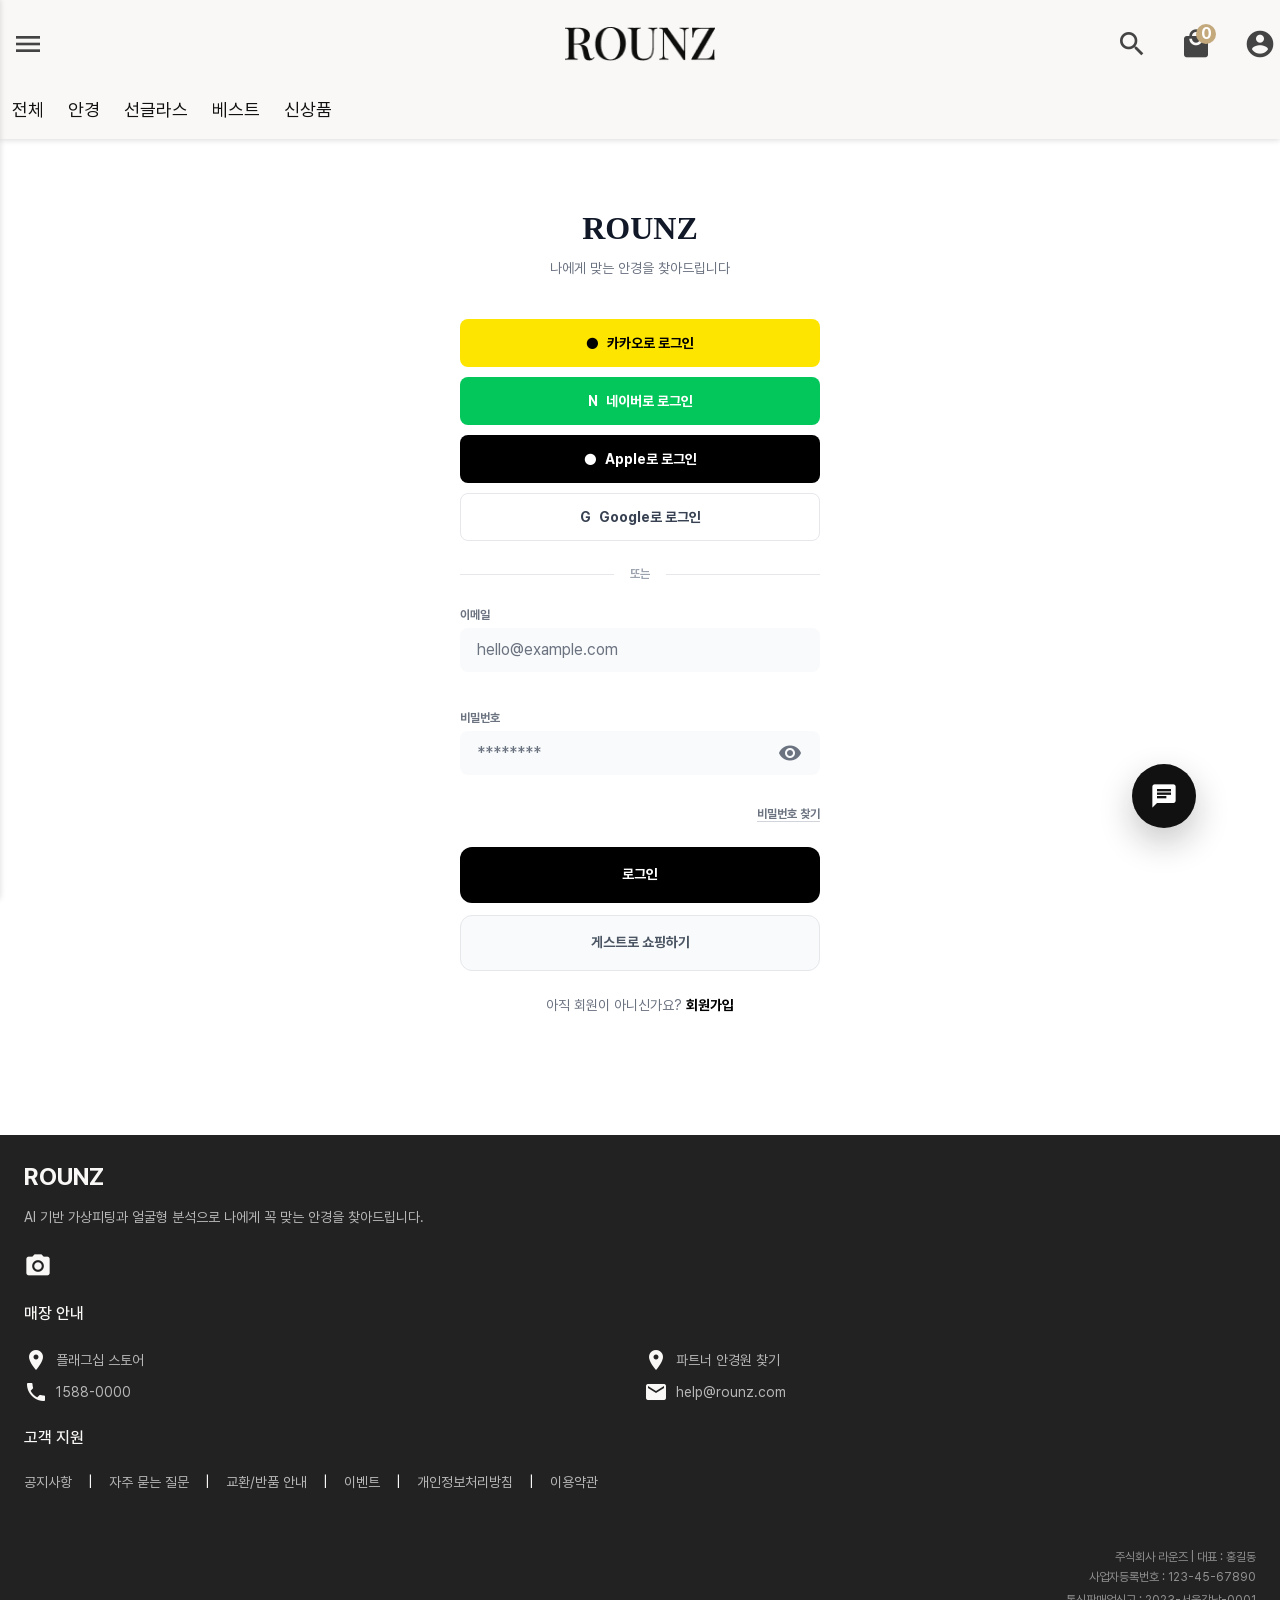
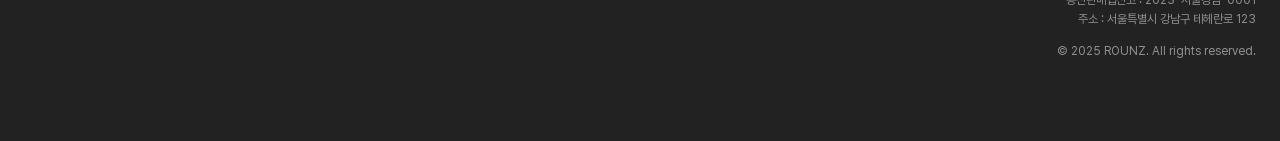
<file: login.html>
<!doctype html>
<html lang="ko">
  <head>
    <meta charset="UTF-8" />
    <meta name="viewport" content="width=device-width, initial-scale=1.0" />
    <link href="https://fonts.googleapis.com/icon?family=Material+Icons" rel="stylesheet" />
    <link rel="stylesheet" href="css/style.css" />
    <link rel="icon" href="assets/icons/favicon_rounz.svg" />
    <title>ROUNZ | 로그인</title>
  </head>
  <body class="login-body">
    <a class="skip-link" href="#main">본문 바로가기</a>

    <!-- 헤더 모듈 -->
    <header class="header"></header>

    <main id="main" class="login-page">
      <section class="login-panel" aria-labelledby="login-title">
        <header class="login-panel__brand">
          <p class="login-panel__eyebrow">WELCOME BACK</p>
          <h2 id="login-title">ROUNZ</h2>
          <p>나에게 맞는 안경을 찾아드립니다</p>
        </header>

        <section class="login-social" aria-labelledby="social-login-title">
          <h3 id="social-login-title" class="sr-only">소셜 로그인</h3>
          <a class="login-social__button login-social__button--kakao" href="#">
            <span aria-hidden="true">●</span>
            카카오로 로그인
          </a>
          <a class="login-social__button login-social__button--naver" href="#">
            <span aria-hidden="true">N</span>
            네이버로 로그인
          </a>
          <a class="login-social__button login-social__button--apple" href="#">
            <span aria-hidden="true">●</span>
            Apple로 로그인
          </a>
          <a class="login-social__button login-social__button--google" href="#">
            <span aria-hidden="true">G</span>
            Google로 로그인
          </a>
        </section>

        <div class="login-divider" aria-hidden="true">
          <span>또는</span>
        </div>

        <form class="login-form" action="#" method="post">
          <label class="login-field" for="login-email">
            <span class="login-field__label">이메일</span>
            <input
              id="login-email"
              name="email"
              type="email"
              placeholder="hello@example.com"
              autocomplete="email"
              required
              data-login-input="email"
            />
            <span class="login-field__message" data-login-message="email"></span>
          </label>

          <label class="login-field" for="login-password">
            <span class="login-field__label">비밀번호</span>
            <span class="login-field__control">
              <input
                id="login-password"
                name="password"
                type="password"
                placeholder="********"
                autocomplete="current-password"
                required
                data-login-input="password"
              />
              <button
                type="button"
                class="login-field__toggle"
                aria-label="비밀번호 보기"
                aria-pressed="false"
                data-action="toggle-password"
              >
                <span class="material-icons" aria-hidden="true">visibility</span>
              </button>
            </span>
            <span class="login-field__message" data-login-message="password"></span>
          </label>

          <a class="login-form__help" href="#">비밀번호 찾기</a>

          <div class="login-form__actions">
            <button class="login-button login-button--primary" type="submit">로그인</button>
            <a class="login-button login-button--secondary" href="product-list.html">
              게스트로 쇼핑하기
            </a>
          </div>
        </form>

        <p class="login-panel__signup">
          아직 회원이 아니신가요?
          <a href="signup.html">회원가입</a>
        </p>
      </section>
    </main>

    <nav class="bottom-nav" aria-label="하단 내비게이션" data-component="bottom-nav">
      <a href="index.html"> <span class="material-icons" aria-hidden="true">home</span> 홈 </a>

      <a href="product-list.html">
        <span class="material-icons" aria-hidden="true">grid_on</span> 상품
      </a>

      <a href="#search-modal" data-action="open-search">
        <span class="material-icons" aria-hidden="true">search</span>
        검색
      </a>

      <a href="cart.html">
        <span class="material-icons" aria-hidden="true">local_mall</span>
        <span class="cart-badge" aria-label="장바구니 상품 수">0</span>
        장바구니
      </a>

      <a href="login.html" aria-current="page">
        <span class="material-icons" aria-hidden="true">person</span>
        내정보
      </a>
    </nav>

    <footer class="site-footer" data-component="footer"></footer>

    <!-- 고정버튼 -->
    <button
      class="fixed-chat-button"
      aria-label="AI 상담 시작"
      type="button"
      data-action="open-inquiry"
    >
      <span class="material-icons">chat</span>
    </button>

    <!-- 햄버거(모듈) -->
    <aside
      class="hamburger-menu"
      id="hamburger-menu"
      aria-label="전체 메뉴"
      data-component="hamburger-menu"
      hidden
    ></aside>

    <!-- 문의 폼 (모듈)-->
    <dialog
      class="inquiry-dialog"
      id="inquiry-dialog"
      aria-labelledby="inquiry-title"
      closedby="any"
    ></dialog>

    <dialog class="modal" id="search-modal" aria-labelledby="search-modal-title">
      <form method="dialog" class="modal__content">
        <div class="modal__head">
          <h2 id="search-modal-title">검색</h2>
          <button type="submit" class="icon-button" aria-label="검색 닫기">×</button>
        </div>

        <label class="form-field">
          <span>검색어</span>
          <input type="search" name="keyword" placeholder="브랜드 또는 상품명을 입력하세요" />
        </label>
      </form>
    </dialog>

    <div class="toast" role="status" aria-live="polite" data-component="toast"></div>

    <script type="module" src="js/pages/login.js"></script>
  </body>
</html>
</file>
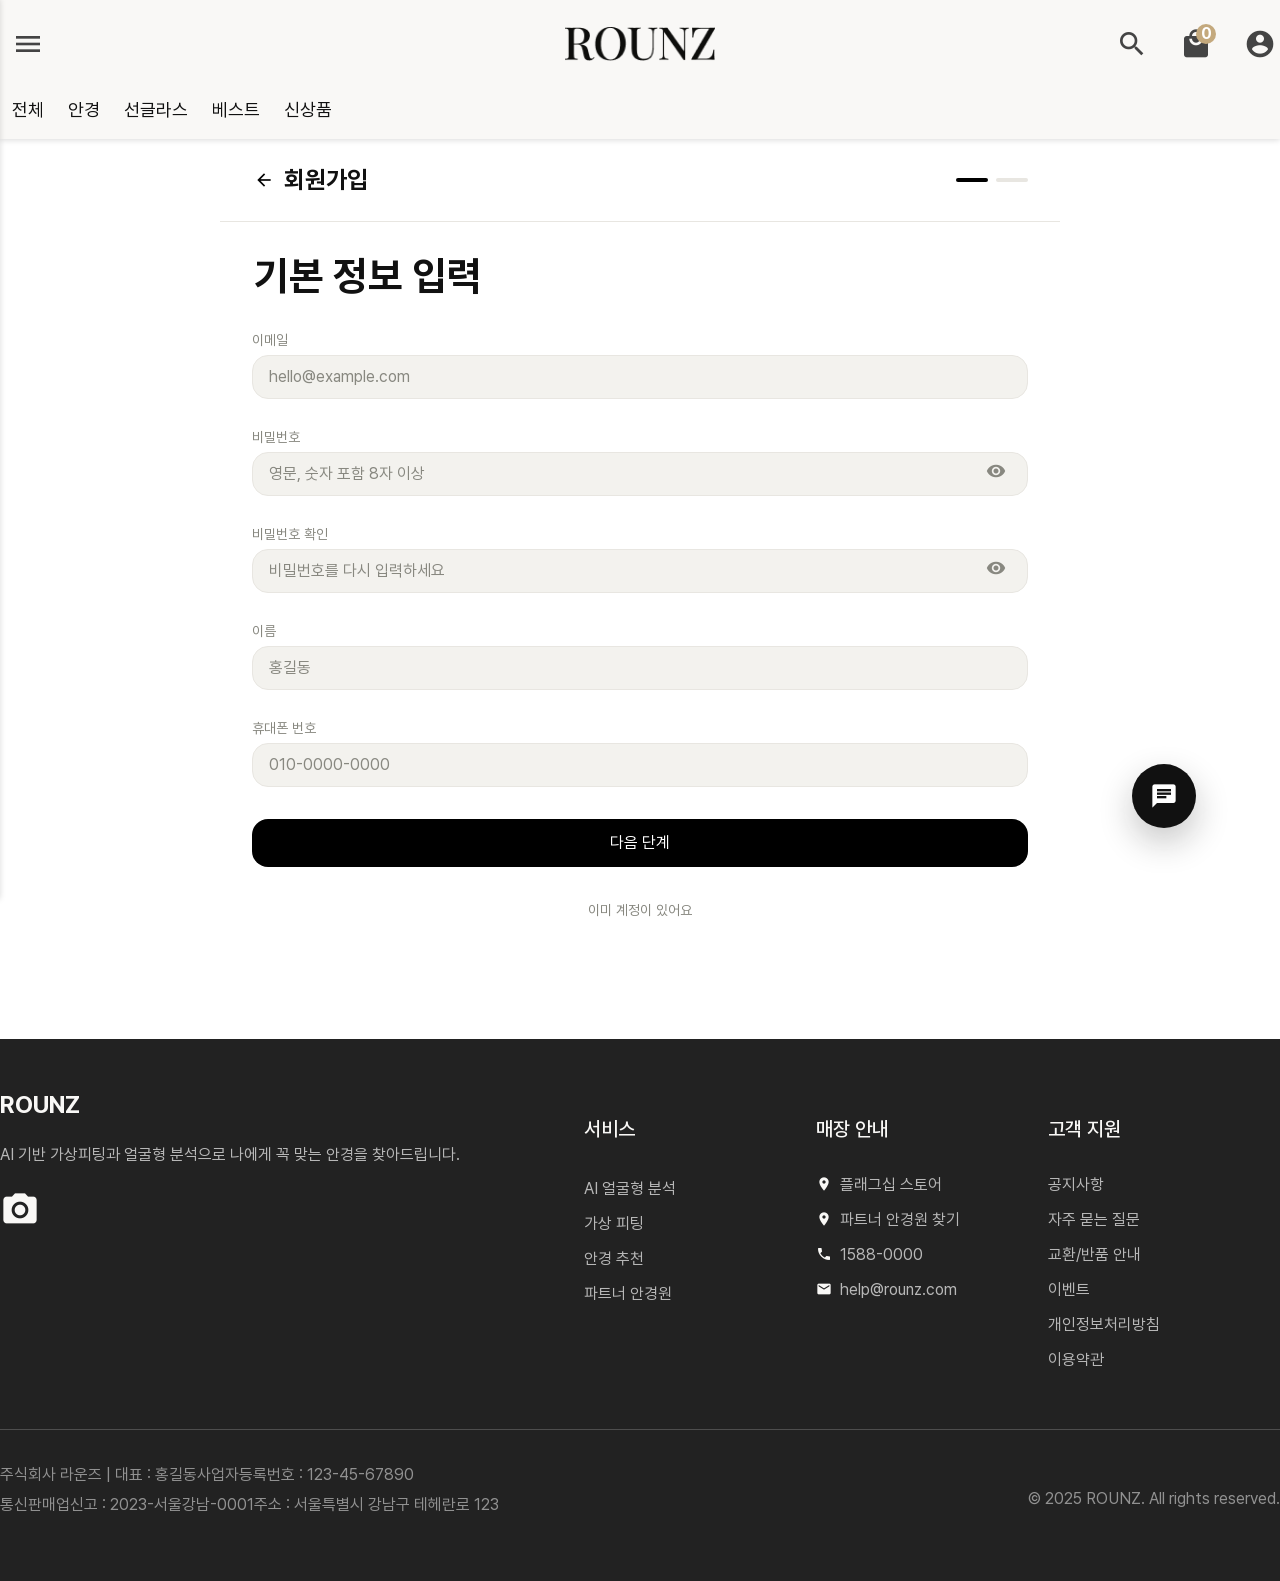
<file: signup.html>
<!doctype html>
<html lang="ko">
  <head>
    <meta charset="UTF-8" />
    <meta name="viewport" content="width=device-width, initial-scale=1.0" />
    <link href="https://fonts.googleapis.com/icon?family=Material+Icons" rel="stylesheet" />
    <link rel="stylesheet" href="css/style.css" />
    <link rel="icon" href="assets/icons/favicon_rounz.svg" />
    <title>ROUNZ | 회원가입</title>
  </head>
  <body data-signup-step="basic">
    <a class="skip-link" href="#main">본문 바로가기</a>

    <!-- 헤더 모듈 -->
    <header class="header"></header>

    <main id="main" class="signup-page">
      <section class="signup-section" aria-labelledby="signup-title">
        <header class="signup-head">
          <div class="signup-title-area">
            <a class="back-link" href="login.html" aria-label="이전 페이지로 이동">
              <span class="material-icons" aria-hidden="true">arrow_back</span>
            </a>

            <h1 id="signup-title" class="signup-title">회원가입</h1>
          </div>

          <ol class="signup-steps" aria-label="회원가입 단계">
            <li class="signup-step-marker basic-step is-active">
              <span class="blind">1단계 기본 정보</span>
            </li>
            <li class="signup-step-marker terms-step">
              <span class="blind">2단계 약관 동의</span>
            </li>
          </ol>
        </header>

        <form class="signup-form" action="#" method="post">
          <fieldset class="signup-step signup-basic-step">
            <legend class="signup-legend">기본 정보 입력</legend>

            <label class="signup-field" for="signup-email">
              <span class="field-label">이메일</span>
              <input
                id="signup-email"
                name="email"
                type="email"
                placeholder="hello@example.com"
                autocomplete="email"
                required
              />
              <span class="field-message" aria-live="polite"></span>
            </label>

            <label class="signup-field" for="signup-password">
              <span class="field-label">비밀번호</span>

              <span class="password-field">
                <input
                  id="signup-password"
                  name="password"
                  type="password"
                  placeholder="영문, 숫자 포함 8자 이상"
                  autocomplete="new-password"
                  required
                />

                <button
                  type="button"
                  class="password-toggle-button"
                  aria-label="비밀번호 보기"
                  data-action="toggle-password"
                >
                  <span class="material-icons" aria-hidden="true">visibility</span>
                </button>
              </span>

              <span class="field-message" aria-live="polite"></span>
            </label>

            <label class="signup-field" for="signup-password-confirm">
              <span class="field-label">비밀번호 확인</span>

              <span class="password-field">
                <input
                  id="signup-password-confirm"
                  name="password-confirm"
                  type="password"
                  placeholder="비밀번호를 다시 입력하세요"
                  autocomplete="new-password"
                  required
                />

                <button
                  type="button"
                  class="password-toggle-button"
                  aria-label="비밀번호 확인 보기"
                  data-action="toggle-password"
                >
                  <span class="material-icons" aria-hidden="true">visibility</span>
                </button>
              </span>

              <span class="field-message" aria-live="polite"></span>
            </label>

            <label class="signup-field" for="signup-name">
              <span class="field-label">이름</span>
              <input
                id="signup-name"
                name="name"
                type="text"
                placeholder="홍길동"
                autocomplete="name"
                required
              />
              <span class="field-message" aria-live="polite"></span>
            </label>

            <label class="signup-field" for="signup-phone">
              <span class="field-label">휴대폰 번호</span>
              <input
                id="signup-phone"
                name="phone"
                type="tel"
                placeholder="010-0000-0000"
                autocomplete="tel"
                required
              />
              <span class="field-message" aria-live="polite"></span>
            </label>

            <div class="signup-actions">
              <button class="signup-button primary-button next-step" type="button">
                다음 단계
              </button>
              <a class="signup-button ghost-button" href="login.html">이미 계정이 있어요</a>
            </div>
          </fieldset>

          <fieldset class="signup-step signup-terms-step" id="terms-step" hidden>
            <legend class="signup-legend">약관 동의</legend>

            <label class="signup-check all-check">
              <input type="checkbox" name="terms-all" />
              <span class="check-box" aria-hidden="true"></span>
              <span class="check-text">
                <strong>전체 동의</strong>
                <small>필수 및 선택 약관에 모두 동의합니다.</small>
              </span>
            </label>

            <div class="signup-terms" aria-label="약관 동의 항목">
              <label class="signup-check">
                <input type="checkbox" name="terms-service" required />
                <span class="check-box" aria-hidden="true"></span>
                <span class="check-text">
                  <strong>이용약관 동의</strong>
                  <small>필수</small>
                </span>
                <a href="#" aria-label="이용약관 자세히 보기">보기</a>
              </label>

              <label class="signup-check">
                <input type="checkbox" name="terms-privacy" required />
                <span class="check-box" aria-hidden="true"></span>
                <span class="check-text">
                  <strong>개인정보 수집 및 이용 동의</strong>
                  <small>필수</small>
                </span>
                <a href="#" aria-label="개인정보 수집 및 이용 약관 자세히 보기">보기</a>
              </label>

              <label class="signup-check">
                <input type="checkbox" name="terms-age" required />
                <span class="check-box" aria-hidden="true"></span>
                <span class="check-text">
                  <strong>만 14세 이상입니다</strong>
                  <small>필수</small>
                </span>
              </label>

              <label class="signup-check">
                <input type="checkbox" name="terms-marketing" />
                <span class="check-box" aria-hidden="true"></span>
                <span class="check-text">
                  <strong>마케팅 정보 수신 동의</strong>
                  <small>선택</small>
                </span>
              </label>
            </div>

            <div class="signup-actions">
              <button class="signup-button primary-button complete-button" type="submit">
                가입 완료
              </button>
              <button class="signup-button ghost-button prev-step" type="button">이전 단계</button>
            </div>
          </fieldset>
        </form>
      </section>
    </main>

    <footer class="footer"></footer>
    <nav class="bottom-nav" aria-label="하단 내비게이션" data-component="bottom-nav">
      <a href="index.html"> <span class="material-icons" aria-hidden="true">home</span> 홈 </a>

      <a href="product-list.html">
        <span class="material-icons" aria-hidden="true">grid_on</span> 상품
      </a>

      <a href="#search-modal" data-action="open-search">
        <span class="material-icons" aria-hidden="true">search</span> 검색
      </a>

      <a href="cart.html">
        <span class="material-icons" aria-hidden="true">local_mall</span>
        <span class="cart-badge" aria-label="장바구니 상품 수">0</span>
        장바구니
      </a>

      <a href="login.html" aria-current="page">
        <span class="material-icons" aria-hidden="true">person</span> 내정보
      </a>
    </nav>

    <!-- 고정버튼 -->
    <button
      class="fixed-chat-button"
      aria-label="AI 상담 시작"
      type="button"
      data-action="open-inquiry"
    >
      <span class="material-icons">chat</span>
    </button>

    <!-- 햄버거(모듈) -->
    <aside
      class="hamburger-menu"
      id="hamburger-menu"
      aria-label="전체 메뉴"
      data-component="hamburger-menu"
      hidden
    ></aside>

    <!-- 문의 폼 (모듈)-->
    <dialog
      class="inquiry-dialog"
      id="inquiry-dialog"
      aria-labelledby="inquiry-title"
      closedby="any"
    ></dialog>

    <dialog class="modal" id="search-modal" aria-labelledby="search-modal-title">
      <form method="dialog" class="modal__content">
        <div class="modal__head">
          <h2 id="search-modal-title">검색</h2>
          <button type="submit" class="icon-button" aria-label="검색 닫기">×</button>
        </div>

        <label class="form-field">
          <span>검색어</span>
          <input type="search" name="keyword" placeholder="브랜드 또는 상품명을 입력하세요" />
        </label>
      </form>
    </dialog>

    <div class="toast" role="status" aria-live="polite" data-component="toast"></div>

    <script type="module" src="js/pages/signup.js"></script>
  </body>
</html>
</file>
<file: css/style.css>
@charset "UTF-8";
*,
*::before,
*::after {
  box-sizing: border-box;
}

html {
  min-width: 320px;
  scroll-behavior: smooth;
}

body {
  margin: 0;
}

img,
picture,
svg {
  display: block;
  max-width: 100%;
}

a {
  color: inherit;
  text-decoration: none;
}

button,
input {
  font: inherit;
}

button {
  border: 0;
  cursor: pointer;
}

ul,
ol {
  margin: 0;
  padding: 0;
  list-style: none;
}

h1,
h2,
h3,
p {
  margin: 0;
}

@font-face {
  font-family: "Pretendard";
  src: url("../assets/fonts/Pretendard-Light.woff2") format("woff2");
  font-weight: 300;
  font-style: normal;
}
@font-face {
  font-family: "Pretendard";
  src: url("../assets/fonts/Pretendard-Regular.woff2") format("woff2");
  font-weight: 400;
  font-style: normal;
}
@font-face {
  font-family: "Pretendard";
  src: url("../assets/fonts/Pretendard-Medium.woff2") format("woff2");
  font-weight: 500;
  font-style: normal;
}
@font-face {
  font-family: "Pretendard";
  src: url("../assets/fonts/Pretendard-Bold.woff2") format("woff2");
  font-weight: 700;
  font-style: normal;
}
/* Color styles */
/* Font styles */
/* Text-size styles */
/* Effect styles */
/* PRETENDARD */
.skip-link {
  position: fixed;
  top: 12px;
  left: 12px;
  z-index: 1000;
  padding: 10px 14px;
  border-radius: 6px;
  color: #ffffff;
  background: #111111;
  transform: translateY(-160%);
}
.skip-link:focus {
  transform: translateY(0);
}

.sr-only {
  position: absolute;
  width: 1px;
  height: 1px;
  padding: 0;
  overflow: hidden;
  clip: rect(0, 0, 0, 0);
  white-space: nowrap;
  border: 0;
}

.main {
  overflow: hidden;
  padding-bottom: 67px;
}

.inner {
  width: 100%;
  max-width: 100%;
  margin-inline: auto;
  padding-inline: 16px;
}

.section-block {
  padding-block: 24px;
}

.section-block + .section-block {
  padding-top: 0;
}

.section-block + .section-block::before {
  content: "";
  display: block;
  width: min(296px, 100vw - 64px);
  height: 1px;
  margin: 0 auto 24px;
  background: #e5e5e5;
}

.section-heading {
  position: relative;
  margin-bottom: 12px;
}
.section-heading h2 {
  font-size: 24px;
  color: rgb(14, 14, 12);
  font-weight: 600;
}

.section-heading--inline {
  display: flex;
  align-items: center;
  justify-content: space-between;
  gap: 16px;
}

.section-kicker {
  color: rgb(196, 169, 125);
  font-size: 12px;
  font-weight: 400;
  letter-spacing: 0;
  text-transform: uppercase;
}

.text-link {
  display: inline-flex;
  align-items: center;
  gap: 4px;
  flex: 0 0 auto;
  color: rgb(136, 136, 128);
  font-size: 12px;
  font-weight: 400;
}
.text-link .material-icons {
  font-size: 14px;
  font-weight: 400;
  color: rgb(136, 136, 128);
  padding: 2px 0;
}
.text-link:hover {
  color: rgb(14, 14, 12);
}
.text-link:hover .material-icons {
  color: rgb(14, 14, 12);
}

@media (min-width: 768px) {
  .inner {
    max-width: 960px;
    padding-inline: 32px;
  }
  .section-block {
    padding-block: 32px;
  }
  .section-block + .section-block::before {
    margin-bottom: 32px;
  }
  .section-heading h2 {
    font-size: 28px;
  }
  .text-link {
    font-size: 14px;
  }
}
@media (min-width: 1280px) {
  .main {
    padding-bottom: 0;
  }
  .inner {
    max-width: 1440px;
    padding-inline: 0;
  }
  .section-block {
    padding-block: 48px;
  }
  .section-block + .section-block::before {
    margin-bottom: 48px;
  }
  .section-heading h2 {
    font-size: 32px;
  }
  .text-link {
    font-size: 14px;
  }
}
body {
  color: #111111;
  font-family: "Pretendard", -apple-system, BlinkMacSystemFont, "Segoe UI", sans-serif;
  line-height: 1.5;
  word-break: keep-all;
  background: #ffffff;
}

.visually-hidden {
  position: absolute;
  width: 1px;
  height: 1px;
  margin: -1px;
  padding: 0;
  overflow: hidden;
  clip-path: inset(50%);
  white-space: nowrap;
  border: 0;
}

.header {
  position: sticky;
  top: 0;
  z-index: 100;
  width: 100%;
  background: rgb(249, 248, 246);
  box-shadow: 0px 1px 6px rgba(0, 0, 0, 0.15);
  display: flex;
  justify-content: center;
  padding: 0 16px;
}
.header .container {
  width: 100%;
  display: flex;
  flex-direction: column;
}
.header .container .header-nav {
  display: none;
}
.header .container .header-top {
  display: flex;
  justify-content: space-between;
  padding: 2px 0;
}
.header .container .header-top > div {
  display: flex;
  flex: 1;
  align-content: center;
}
.header .container .header-top .header-left {
  justify-content: start;
  align-items: center;
}
.header .container .header-top .header-left .header-btn {
  display: flex;
  justify-content: center;
  align-items: center;
  background: transparent;
}
.header .container .header-top .header-left .hamburger-btn-open {
  display: flex;
  justify-content: center;
  align-items: center;
  background: transparent;
  padding: 4px;
}
.header .container .header-top .header-left .material-icons {
  font-size: 24px;
  color: rgb(136, 136, 128);
}
.header .container .header-top .header-center {
  justify-content: center;
  align-content: center;
}
.header .container .header-top .header-center .logo {
  padding: 20px 0;
  width: 100px;
  display: flex;
  justify-content: center;
  align-items: center;
}
.header .container .header-top .header-right {
  display: flex;
  justify-content: end;
  align-items: center;
  padding: 16px 0;
}
.header .container .header-top .header-right .site-header-btns {
  display: flex;
  gap: 4px;
}
.header .container .header-top .header-right .site-header-btns .header-btn {
  position: relative;
  background: transparent;
  display: flex;
  padding: 4px;
}
.header .container .header-top .header-right .site-header-btns .header-btn .material-icons {
  font-size: 24px;
  color: rgb(136, 136, 128);
}
.header .container .header-top .header-right .site-header-btns .cart-badge {
  font-size: 12px;
  font-weight: 700;
  width: 16px;
  height: 16px;
  position: absolute;
  display: block;
  line-height: 16px;
  text-align: center;
  border-radius: 999px;
  top: 0%;
  right: 0%;
  color: #ffffff;
  background: rgb(196, 169, 125);
}

.container.header-B .header-center .logo img,
.container.header-C .header-center .logo img {
  display: none;
}

@media (min-width: 768px) {
  .container.header-B .header-center .logo img,
  .container.header-C .header-center .logo img {
    display: block;
  }
}
@media (min-width: 1280px) {
  .header {
    padding: 0;
  }
  .header .container {
    width: 1440px;
  }
  .header .container .header-top {
    padding: 8px 0 0;
  }
  .header .container .header-top .header-left .hamburger-btn-open {
    padding: 12px 36px 12px 12px;
  }
  .header .container .header-top .header-left .hamburger-btn-open .material-icons {
    font-size: 32px;
    color: rgb(68, 68, 68);
  }
  .header .container .header-top .header-center .logo {
    cursor: pointer;
    width: 150px;
    padding: 12px 0;
  }
  .header .container .header-top .header-right .site-header-btns {
    gap: 24px;
  }
  .header .container .header-top .header-right .site-header-btns .header-btn .material-icons {
    font-size: 32px;
    color: rgb(68, 68, 68);
  }
  .header .container .header-top .header-right .site-header-btns .cart-badge {
    font-size: 16px;
    width: 20px;
    height: 20px;
    line-height: 20px;
    top: 0%;
    right: 0%;
  }
  .header .container .header-nav {
    display: flex;
    align-items: center;
  }
  .header .container .header-nav a {
    padding: 16px 12px;
    font-size: 18px;
  }
  .header .container .header-nav a.active {
    font-size: 20px;
    font-weight: 700;
    border-bottom: 4px solid;
  }
}
footer {
  padding: 32px 24px 80px;
  background: rgb(34, 34, 34);
}
footer * {
  color: rgba(221, 221, 221, 0.8);
  font-size: 14px;
  font-weight: 400;
  line-height: 20px;
  font-style: normal;
}
footer .material-icons {
  color: rgb(249, 248, 246);
}
footer .footer-container {
  display: flex;
  flex-direction: column;
  gap: 32px;
}
footer .footer-brand .footer-logo {
  margin-bottom: 16px;
}
footer .footer-brand .footer-logo a {
  text-decoration: none;
  font-size: 24px;
  font-weight: 700;
  color: rgb(249, 248, 246);
}
footer .footer-brand .footer-description {
  line-height: 1.6;
  margin-bottom: 24px;
}
footer .footer-brand .footer-social {
  display: flex;
  gap: 24px;
}
footer .footer-brand .footer-social a {
  display: flex;
  align-items: center;
  justify-content: center;
}
footer .footer-brand .footer-social .material-icons {
  font-size: 28px;
}
footer .footer-section.service {
  display: none;
}
footer .footer-section {
  margin: 24px 0;
}
footer .footer-section .footer-title {
  font-weight: 500;
  color: rgb(249, 248, 246);
  font-size: 16px;
  margin-bottom: 24px;
}
footer .footer-section .footer-list {
  display: grid;
  grid-template-columns: repeat(2, 1fr);
  gap: 8px;
}
footer .footer-section .footer-list li a {
  display: flex;
  align-items: center;
  gap: 8px;
  text-decoration: none;
}
footer .footer-section .footer-links {
  display: flex;
  flex-wrap: wrap;
  gap: 8px;
}
footer .footer-section .footer-links li {
  display: flex;
  align-items: center;
}
footer .footer-section .footer-links li:not(:last-child)::after {
  content: "|";
  margin-left: 8px;
  padding: 0 8px;
  color: rgb(249, 248, 246);
}
footer .footer-section .footer-links li a {
  text-decoration: none;
}
footer .footer-bottom {
  display: flex;
  flex-direction: column;
  justify-content: end;
  gap: 12px;
}
footer .footer-bottom * {
  font-size: 12px;
}
footer .footer-bottom .footer-company {
  display: flex;
  flex-direction: column;
  justify-content: end;
  gap: 4px;
}
footer .footer-bottom .footer-company p {
  text-align: right;
  line-height: 1.6;
  color: rgba(255, 255, 255, 0.5);
}
footer .footer-bottom .footer-copyright {
  display: block;
  text-align: right;
  color: rgba(255, 255, 255, 0.5);
}

@media (min-width: 768px) {
  .footer * {
    font-size: 16px;
    line-height: 27px;
  }
  .footer .footer-brand .footer-logo a {
    font-size: 32px;
  }
  .footer .footer-brand .footer-social a .material-icons {
    font-size: 32px;
  }
  .footer .footer-section .footer-title {
    font-weight: 500;
    font-size: 20px;
  }
  .footer .footer-bottom * {
    font-size: 14px;
  }
}
@media (min-width: 1280px) {
  .footer {
    padding: 48px 0 64px;
  }
  .footer * {
    font-size: 16px;
    line-height: 36px;
  }
  .footer .footer-container {
    max-width: 1440px;
    margin: 0 auto;
    align-items: center;
  }
  .footer .footer-container .footer-top {
    display: flex;
    width: 100%;
    justify-content: space-between;
  }
  .footer .footer-container .footer-top .footer-brand {
    flex: 1;
    flex-direction: column;
  }
  .footer .footer-container .footer-top .footer-brand .footer-logo a {
    font-size: 24px;
  }
  .footer .footer-container .footer-top .footer-brand .footer-social a .material-icons {
    font-size: 40px;
  }
  .footer .footer-container .footer-top .footer-section.service {
    display: block;
  }
  .footer .footer-container .footer-top .footer-section.service .footer-service-list {
    display: flex;
    flex-direction: column;
    gap: 8px;
  }
  .footer .footer-container .footer-top .footer-section.service .footer-service-list li {
    height: 27px;
  }
  .footer .footer-container .footer-top .footer-section.service .footer-service-list li a {
    line-height: 27px;
  }
  .footer .footer-container .footer-top .footer-section {
    flex: 1;
    flex-direction: column;
  }
  .footer .footer-container .footer-top .footer-section .footer-title {
    font-weight: 500;
    font-size: 20px;
  }
  .footer .footer-container .footer-top .footer-section .footer-list {
    display: flex;
    flex-direction: column;
    gap: 8px;
  }
  .footer .footer-container .footer-top .footer-section .footer-list li a {
    line-height: 27px;
  }
  .footer .footer-container .footer-top .footer-section .footer-list li a span {
    line-height: 27px;
  }
  .footer .footer-container .footer-top .footer-section .footer-links {
    flex-direction: column;
    gap: 8px;
  }
  .footer .footer-container .footer-top .footer-section .footer-links li a {
    line-height: 27px;
  }
  .footer .footer-container .footer-top .footer-section .footer-links li:not(:last-child)::after {
    content: "";
    color: transparent;
  }
  .footer .footer-container .footer-bottom {
    width: 100%;
    display: flex;
    flex-direction: row;
    justify-content: space-between;
    align-items: end;
    border-top: 1px solid rgba(255, 255, 255, 0.2);
    padding-top: 32px;
  }
  .footer .footer-container .footer-bottom .text-box {
    display: flex;
  }
  .footer .footer-container .footer-bottom * {
    font-size: 16px;
  }
  .footer .footer-container .footer-company {
    align-items: flex-start;
  }
}
.hamburger-menu {
  position: fixed;
  inset: 0 auto 0 0;
  z-index: 1000;
  width: 100%;
  min-width: 328px;
  max-width: 360px;
  min-height: 100dvh;
  overflow-y: auto;
  background: #fff;
  color: #222;
  display: block;
  transform: translateX(-100%);
  box-shadow: 0px -1px 6px rgba(0, 0, 0, 0.15);
  transition: all 0.5s cubic-bezier(0.5, 1, 0.89, 1);
  -webkit-user-select: none;
     -moz-user-select: none;
          user-select: none;
}
.hamburger-menu.is-open {
  transform: none;
}
.hamburger-menu::-webkit-scrollbar {
  display: none;
}
.hamburger-menu a {
  color: inherit;
  text-decoration: none;
}
.hamburger-menu .material-icons {
  color: #8f918a;
}
.hamburger-menu-header {
  display: flex;
  align-items: center;
  justify-content: space-between;
  height: 72px;
  padding: 0 20px;
  border-bottom: 1px solid #eee;
}
.hamburger-menu-logo {
  font-size: 30px;
  font-weight: 700;
  letter-spacing: -0.04em;
}
.hamburger-menu-close-button {
  border: 0;
  background: transparent;
  padding: 8px 8px 8px 32px;
  cursor: pointer;
}
.hamburger-menu-close-button .material-icons {
  font-size: 48px;
}
.hamburger-menu-quick {
  display: grid;
  grid-template-columns: repeat(4, 1fr);
  padding: 24px 16px;
  border-bottom: 1px solid #eee;
}
.hamburger-menu-quick a {
  display: flex;
  flex-direction: column;
  align-items: center;
  gap: 6px;
  font-size: 12px;
  color: #8f918a;
}
.hamburger-menu-quick .material-icons {
  font-size: 20px;
}
.hamburger-menu-section {
  padding: 28px 20px 24px;
  border-bottom: 1px solid #eee;
}
.hamburger-menu-section h2 {
  margin: 0 0 20px;
  font-size: 12px;
  font-weight: 400;
  color: #8f918a;
}
.hamburger-menu-section a {
  position: relative;
  display: flex;
  align-items: center;
  min-height: 48px;
  padding-right: 28px;
  font-size: 14px;
  font-weight: 500;
}
.hamburger-menu-section a::after {
  content: "chevron_right";
  position: absolute;
  right: 0;
  font-family: "Material Icons";
  font-size: 24px;
  color: #8f918a;
}
.hamburger-menu-service {
  padding: 28px 20px 24px;
  border-bottom: 1px solid #eee;
}
.hamburger-menu-service h2 {
  margin: 0 0 20px;
  font-size: 12px;
  font-weight: 400;
  color: #8f918a;
}
.hamburger-menu-service a {
  display: flex;
  align-items: center;
  gap: 16px;
  min-height: 48px;
  font-size: 14px;
  font-weight: 500;
}
.hamburger-menu-service .material-icons {
  font-size: 16px;
}
.hamburger-menu-footer {
  display: flex;
  align-items: center;
  justify-content: space-between;
  padding: 20px;
}
.hamburger-menu-sns {
  display: flex;
  gap: 16px;
}
.hamburger-menu-sns a {
  display: inline-flex;
  align-items: center;
  justify-content: center;
}
.hamburger-menu-sns .material-icons {
  font-size: 16px;
}
.hamburger-menu-dark-button {
  display: inline-flex;
  align-items: center;
  gap: 8px;
  min-height: 40px;
  padding: 0 18px;
  border: 0;
  border-radius: 999px;
  background: #f7f7f4;
  color: #8f918a;
  font-size: 14px;
  cursor: pointer;
}
.hamburger-menu-dark-button .material-icons {
  font-size: 16px;
}

.bottom-nav {
  position: fixed;
  right: 0;
  bottom: 0;
  left: 0;
  z-index: 120;
  display: grid;
  grid-template-columns: repeat(5, 1fr);
  height: 67px;
  border-top: 1px solid #e5e5e5;
  color: #7f7f78;
  background: #ffffff;
  box-shadow: 0 -4px 18px rgba(17, 17, 17, 0.08);
}
.bottom-nav a,
.bottom-nav button {
  position: relative;
  display: flex;
  min-width: 0;
  padding: 7px 2px 8px;
  flex-direction: column;
  align-items: center;
  justify-content: center;
  gap: 3px;
  color: inherit;
  font-size: 0.75rem;
  font-weight: 500;
  line-height: 1.1;
  background: transparent;
}
.bottom-nav a[aria-current=page] {
  color: #777871;
}
.bottom-nav .icon-symbol {
  width: 28px;
  height: 28px;
}
.bottom-nav .icon-cart {
  width: 29px;
  height: 24px;
  margin-bottom: 4px;
}
.bottom-nav .cart-badge {
  position: absolute;
  top: 3px;
  left: 50%;
  display: inline-flex;
  min-width: 18px;
  height: 18px;
  align-items: center;
  justify-content: center;
  padding-inline: 5px;
  border-radius: 999px;
  color: #111111;
  font-size: 12px;
  font-weight: 800;
  line-height: 1;
  background: rgb(196, 169, 125);
  transform: translateX(8px);
}

@media (min-width: 1280px) {
  .bottom-nav {
    display: none;
  }
}
.accordion {
  border-block: 1px solid #e7e7ea;
}

.badge {
  top: 10px;
  left: 10px;
  display: inline-flex;
  align-items: center;
  min-height: 20px;
  padding-inline: 8px;
  border-radius: 4px;
  color: #ffffff;
  font-size: 0.6875rem;
  font-weight: 800;
  background: #111111;
}

.badge--new {
  background: #111111;
}

.badge--line {
  position: static;
  width: 37px;
  height: 22px;
  justify-content: center;
  font-weight: 400;
  color: rgb(136, 136, 128);
  background: rgb(243, 242, 238);
  border-radius: 999px;
}

.badge--line-long {
  width: 44px;
  height: 22px;
  padding-inline: 8px 0;
  justify-content: flex-start;
  background: rgba(196, 169, 125, 0.15);
  color: rgb(196, 169, 125);
}

.btn {
  display: inline-flex;
  align-items: center;
  justify-content: center;
  min-height: 44px;
  padding-inline: 22px;
  border-radius: 6px;
  font-weight: 400;
  line-height: 1;
  transition: transform 0.2s ease, background-color 0.2s ease;
}
.btn:hover, .btn:focus-visible {
  transform: translateY(-1px);
}

.btn-primary {
  color: #ffffff;
  background: #111111;
}

.btn-dark {
  color: #ffffff;
  background: #111111;
}

.btn-outline {
  border: 1px solid rgba(17, 17, 17, 0.16);
  color: #111111;
  background: #ffffff;
}

.icon-button {
  position: relative;
  display: inline-grid;
  width: 40px;
  height: 40px;
  flex: 0 0 auto;
  place-items: center;
  border-radius: 6px;
  color: #111111;
  background: transparent;
}

.icon-symbol {
  position: relative;
  display: inline-block;
  width: 22px;
  height: 22px;
  color: currentColor;
}
.icon-symbol::before, .icon-symbol::after {
  content: "";
  position: absolute;
  display: block;
}

.icon-search::before {
  top: 1px;
  left: 1px;
  width: 15px;
  height: 15px;
  border: 3px solid currentColor;
  border-radius: 50%;
}
.icon-search::after {
  right: 1px;
  bottom: 2px;
  width: 10px;
  height: 3px;
  border-radius: 999px;
  background: currentColor;
  transform: rotate(45deg);
  transform-origin: center;
}

.icon-home::before {
  top: 1px;
  left: 1px;
  width: 20px;
  height: 18px;
  background: currentColor;
  clip-path: polygon(50% 0, 100% 42%, 82% 42%, 82% 100%, 18% 100%, 18% 42%, 0 42%);
}

.icon-grid::before {
  inset: 1px;
  border: 3px solid currentColor;
  border-radius: 3px;
  background: linear-gradient(currentColor 0 0) 50% 0/3px 100% no-repeat, linear-gradient(currentColor 0 0) 0 50%/100% 3px no-repeat;
}

.icon-user::before {
  top: 1px;
  left: 50%;
  width: 10px;
  height: 10px;
  border: 3px solid currentColor;
  border-radius: 50%;
  transform: translateX(-50%);
}
.icon-user::after {
  right: 2px;
  bottom: 1px;
  left: 2px;
  height: 9px;
  border: 3px solid currentColor;
  border-bottom: 0;
  border-radius: 999px 999px 0 0;
}

.icon-cart {
  border: 3px solid currentColor;
  border-top: 0;
  border-radius: 3px 3px 5px 5px;
  transform: translateY(4px);
}
.icon-cart::before {
  top: -8px;
  left: 50%;
  width: 12px;
  height: 9px;
  border: 3px solid currentColor;
  border-bottom: 0;
  border-radius: 999px 999px 0 0;
  transform: translateX(-50%);
}

.hamburger-button {
  gap: 5px;
}
.hamburger-button span {
  display: block;
  width: 24px;
  height: 2px;
  border-radius: 999px;
  background: currentColor;
}

.site-header .icon-button {
  width: 44px;
  height: 44px;
}
.site-header .icon-search {
  width: 24px;
  height: 24px;
}

.inquiry-dialog {
  width: calc(100% - 24px);
  min-width: 328px;
  max-width: 680px;
  max-height: 60dvh;
  margin: auto;
  position: absolute;
  padding: 0;
  border: 0;
  border-radius: 24px 24px 0 0;
  background: #fff;
  overflow: hidden;
}
.inquiry-dialog::backdrop {
  background: rgba(0, 0, 0, 0.6);
}
.inquiry-dialog .dialog-inner {
  display: flex;
  flex-direction: column;
  max-height: 60dvh;
}
.inquiry-dialog .dialog-header {
  position: relative;
  flex-shrink: 0;
  padding: 24px 40px 24px;
  border-bottom: 1px solid #e5e2dd;
}
.inquiry-dialog .dialog-header h2 {
  margin: 0;
  font-size: 20px;
  font-weight: 700;
  line-height: 1.4;
  color: #111;
}
.inquiry-dialog .dialog-close-button {
  position: absolute;
  top: 24px;
  right: 40px;
  display: inline-flex;
  align-items: center;
  justify-content: center;
  width: 28px;
  height: 28px;
  padding: 0;
  border: 0;
  background: transparent;
  color: #8b8882;
  cursor: pointer;
}
.inquiry-dialog .dialog-close-button .material-icons {
  font-size: 20px;
  line-height: 1;
}
.inquiry-dialog .inquiry-form {
  display: flex;
  flex-direction: column;
  gap: 20px;
  padding: 24px 40px 40px;
  overflow-y: auto;
}
.inquiry-dialog .form-field {
  display: flex;
  flex-direction: column;
  gap: 8px;
}
.inquiry-dialog .form-field label {
  font-size: 14px;
  font-weight: 400;
  line-height: 1.4;
  color: #827f79;
}
.inquiry-dialog .form-field input,
.inquiry-dialog .form-field textarea {
  width: 100%;
  border: 1px solid #e5e2dd;
  border-radius: 14px;
  background: #f4f3f0;
  color: #111;
  font-size: 16px;
  line-height: 1.4;
  box-sizing: border-box;
}
.inquiry-dialog .form-field input::-moz-placeholder, .inquiry-dialog .form-field textarea::-moz-placeholder {
  color: #999;
  font-size: 16px;
}
.inquiry-dialog .form-field input::placeholder,
.inquiry-dialog .form-field textarea::placeholder {
  color: #999;
  font-size: 16px;
}
.inquiry-dialog .form-field input:focus-visible,
.inquiry-dialog .form-field textarea:focus-visible {
  outline: 2px solid #111;
  outline-offset: 2px;
}
.inquiry-dialog .form-field input {
  height: 52px;
  padding: 0 16px;
}
.inquiry-dialog .form-field textarea {
  min-height: 140px;
  padding: 16px;
  resize: none;
}
.inquiry-dialog .inquiry-submit-button {
  width: 100%;
  height: 56px;
  margin-top: 4px;
  border: 0;
  border-radius: 14px;
  background: #050504;
  color: #fff;
  font-size: 16px;
  font-weight: 500;
  cursor: pointer;
}
@media (min-width: 768px) {
  .inquiry-dialog {
    width: calc(100% - 96px);
    max-width: 680px;
    max-height: 60dvh;
    border-radius: 28px 28px 0 0;
  }
  .inquiry-dialog .dialog-inner {
    max-height: 60dvh;
  }
}
@media (min-width: 1280px) {
  .inquiry-dialog {
    width: min(100% - 96px, 680px);
  }
}

.product-slider {
  display: grid;
  grid-auto-columns: minmax(160px, calc((100% - 8px) / 2));
  grid-auto-flow: column;
  gap: 8px;
  overflow-x: auto;
  padding-bottom: 6px;
  scroll-snap-type: x proximity;
  scrollbar-width: none;
}
.product-slider::-webkit-scrollbar {
  display: none;
}
.product-slider > * {
  scroll-snap-align: start;
}

.carousel-pagination {
  display: flex;
  align-items: center;
  justify-content: center;
  gap: 14px;
}

.carousel-pagination button {
  width: 12px;
  height: 12px;
  border-radius: 999px;
  background: rgba(255, 255, 255, 0.7);
}

.carousel-pagination .is-active {
  width: 36px;
  background: #ffffff;
}

@media (min-width: 768px) {
  .product-slider {
    grid-auto-columns: 240px;
    gap: 16px;
  }
}
@media (min-width: 1280px) {
  .product-slider {
    grid-auto-columns: 260px;
    gap: 28px;
  }
}
.product-card {
  overflow: hidden;
  flex: 1;
  border: 1px solid rgb(232, 230, 225);
  border-radius: 16px;
  font-family: "Pretendard", sans-serif;
}
.product-card * {
  font-weight: 400;
  font-size: 14px;
}
.product-card .product-image-link {
  position: relative;
  display: block;
  width: 100%;
  aspect-ratio: 1/1;
  overflow: hidden;
}
.product-card .product-image-link .product-image {
  display: block;
  width: 100%;
  height: 100%;
  -o-object-fit: cover;
     object-fit: cover;
}
.product-card .product-image-link .product-badge {
  position: absolute;
  padding: 2px 8px;
  border-radius: 999px;
  font-size: 12px;
  line-height: 1.4;
}
.product-card .product-image-link .badge-box {
  position: absolute;
  top: 8px;
  left: 8px;
  display: flex;
  flex-direction: column;
  gap: 8px;
}
.product-card .product-image-link .badge-box .product-badge-best {
  background: rgb(196, 169, 125);
  color: rgb(0, 0, 0);
  position: static;
}
.product-card .product-image-link .badge-box .product-badge-new {
  background: rgb(0, 0, 0);
  color: rgb(255, 255, 255);
  position: static;
}
.product-card .product-image-link .product-discount {
  position: absolute;
  top: 8px;
  right: 8px;
  left: auto;
  border-radius: 999px;
  background: rgb(251, 44, 54);
  color: rgb(255, 255, 255);
  font-size: 12px;
  font-weight: 500;
  line-height: 1.4;
}
.product-card .product-image-link .cart-add {
  position: absolute;
  bottom: 8px;
  right: 8px;
  box-sizing: border-box;
  padding: 8px;
  border-radius: 16px;
  display: flex;
  background: rgb(249, 248, 246);
  border: 1px solid rgb(232, 230, 225);
}
.product-card .product-image-link .cart-add .material-icons {
  font-size: 28px;
  color: rgb(136, 136, 128);
}
.product-card .product-info {
  padding: 8px;
  display: flex;
  flex-direction: column;
  gap: 4px;
}
.product-card .product-info .product-brand {
  color: rgb(136, 136, 128);
}
.product-card .product-info .product-title {
  overflow: hidden;
  white-space: nowrap;
  text-overflow: ellipsis;
  word-break: break-all;
}
.product-card .product-info .product-title a {
  color: inherit;
  text-decoration: none;
  font-weight: 700;
}
.product-card .product-info .product-rating {
  display: flex;
  align-items: center;
  gap: 6px;
  color: rgb(136, 136, 128);
}
.product-card .product-info .product-rating .rating-star {
  font-size: 20px;
  color: rgb(196, 169, 125);
}
.product-card .product-info .product-price {
  display: flex;
  align-items: end;
  gap: 8px;
}
.product-card .product-info .product-price strong {
  color: rgb(14, 14, 12);
  font-weight: 500;
  font-size: 14px;
}
.product-card .product-info .product-price del {
  color: rgb(136, 136, 128);
  font-size: 10px;
}
.product-card .product-info .product-price .product-sale {
  color: rgb(251, 44, 54);
  font-size: 10px;
}

@media (min-width: 1280px) {
  .product-card {
    border-radius: 16px;
  }
  .product-card .product-image-link .product-badge {
    padding: 4px 16px;
    font-size: 16px;
  }
  .product-card .product-image-link .badge-box {
    top: 16px;
    left: 16px;
    gap: 8px;
  }
  .product-card .product-image-link .product-discount {
    position: absolute;
    top: 16px;
    right: 16px;
  }
  .product-card .product-image-link .cart-add {
    bottom: 16px;
    right: 16px;
    padding: 16px;
    border-radius: 20px;
    display: flex;
    border: 2px solid rgb(232, 230, 225);
    transition: 0.4s;
    opacity: 0;
  }
  .product-card .product-image-link .cart-add .material-icons {
    color: transparent;
  }
  .product-card:hover .cart-add {
    opacity: 1;
  }
  .product-card:hover .cart-add .material-icons {
    color: rgb(136, 136, 128);
  }
  .product-card:hover .cart-add:hover {
    background: rgb(136, 136, 128);
  }
  .product-card:hover .cart-add:hover .material-icons {
    color: rgba(221, 221, 221, 0.8);
  }
  .product-card .product-info {
    padding: 12px 20px;
    gap: 4px;
  }
  .product-card .product-info * {
    font-size: 18px;
  }
  .product-card .product-info .product-rating {
    gap: 8px;
  }
  .product-card .product-info .product-rating * {
    font-size: 16px;
  }
  .product-card .product-info .product-rating .rating-star {
    font-size: 24px;
  }
  .product-card .product-info .product-price {
    gap: 16px;
  }
  .product-card .product-info .product-price strong {
    font-size: 18px;
  }
  .product-card .product-info .product-price del {
    font-size: 14px;
  }
  .product-card .product-info .product-price .product-sale {
    font-size: 14px;
  }
}
.form-field {
  display: grid;
  gap: 8px;
  color: #6b6b6b;
  font-size: 0.875rem;
  font-weight: 700;
}

.form-field input {
  width: 100%;
  min-height: 46px;
  padding-inline: 14px;
  border: 1px solid #e5e5e5;
  border-radius: 6px;
  color: #111111;
  background: #ffffff;
}

.modal {
  width: min(420px, 100vw - 32px);
  padding: 0;
  border: 0;
  border-radius: 8px;
  box-shadow: 0 24px 80px rgba(17, 17, 17, 0.24);
}

.modal::backdrop {
  background: rgba(17, 17, 17, 0.48);
}

.modal__content {
  padding: 20px;
}

.modal__head {
  display: flex;
  align-items: center;
  justify-content: space-between;
  margin-bottom: 16px;
}

.search-modal {
  margin: 0;
  width: 100%;
  max-width: 100%;
  min-height: 100dvh;
  border-radius: 0;
  background: rgb(249, 248, 246);
}
.search-modal .inner {
  padding-inline: 16px;
}
@media (min-width: 768px) {
  .search-modal .inner {
    max-width: 480px;
  }
}
@media (min-width: 1280px) {
  .search-modal .inner {
    max-width: 672px;
  }
}

.search-modal-form {
  background: rgb(249, 248, 246);
}
.search-modal-form-row {
  display: flex;
  align-items: center;
  gap: 8px;
  padding: 48px 0 12px;
  border-bottom: 2px solid rgb(14, 14, 12);
}
.search-modal-form-icon {
  flex-shrink: 0;
  color: rgb(136, 136, 128);
}
.search-modal-form-close {
  color: rgb(136, 136, 128);
}
.search-modal-form-close:hover {
  color: rgb(14, 14, 12);
}
.search-modal-form-input {
  flex: 1;
  border: 0;
  outline: none;
  font-size: 16px;
  font-family: "Pretendard", -apple-system, BlinkMacSystemFont, "Segoe UI", sans-serif;
  background: transparent;
  color: rgb(14, 14, 12);
}
.search-modal-form-input::-moz-placeholder {
  color: rgb(136, 136, 128);
}
.search-modal-form-input::placeholder {
  color: rgb(136, 136, 128);
}
.search-modal-form-input::-webkit-search-cancel-button {
  display: none;
}

.popular-keywords {
  padding-top: 32px;
}
.popular-keywords-title {
  margin-bottom: 16px;
  font-size: 14px;
  font-weight: 400;
  color: rgb(136, 136, 128);
}
.popular-keywords-list {
  display: flex;
  flex-wrap: wrap;
  gap: 8px;
  padding: 0;
  margin: 0;
  list-style: none;
}

.keyword-pill {
  padding: 8px 16px;
  border: 1px solid rgb(232, 230, 225);
  border-radius: 999px;
  font-size: 14px;
  font-family: "Pretendard", -apple-system, BlinkMacSystemFont, "Segoe UI", sans-serif;
  color: rgb(136, 136, 128);
  background: rgb(249, 248, 246);
  cursor: pointer;
}
.keyword-pill:hover {
  color: rgb(14, 14, 12);
  border-color: rgb(14, 14, 12);
}

#inquiry-dialog {
  position: fixed;
}

.product-filter-dialog {
  width: 100%;
  max-width: 720px;
  height: min(80dvh, 720px);
  margin: auto;
  border: 0;
  border-radius: 12px;
  background: rgb(255, 255, 255);
  overflow: hidden;
  scrollbar-width: none;
  -ms-overflow-style: none;
}
.product-filter-dialog::-webkit-scrollbar {
  display: none;
}
.product-filter-dialog::backdrop {
  background: rgba(0, 0, 0, 0.7);
}
.product-filter-dialog .filter-form {
  height: 100%;
  display: grid;
  grid-template-rows: auto 1fr auto;
}
.product-filter-dialog .filter-form .filter-header {
  position: static;
}
.product-filter-dialog .filter-form .filter-header .filter-title {
  font-size: 20px;
  font-weight: 700;
}
.product-filter-dialog .filter-form .filter-header .filter-close-button {
  display: grid;
  place-items: center;
  width: 40px;
  height: 40px;
  border: 0;
  border-radius: 50%;
  background: transparent;
  color: rgb(136, 136, 128);
  cursor: pointer;
}
.product-filter-dialog .filter-form .filter-header .filter-close-button .material-icons {
  font-size: 32px;
}
.product-filter-dialog .filter-form .filter-body {
  min-height: 0;
  overflow-y: auto;
  padding: 18px 20px;
}
.product-filter-dialog .filter-form .filter-body span {
  display: flex;
  padding: 0 12px;
  height: 100%;
  border-radius: 999px;
  background: transparent;
  font-size: 14px;
  color: #666;
}
.product-filter-dialog .filter-form .filter-body .filter-group {
  display: flex;
  flex-direction: column;
  gap: 16px;
}
.product-filter-dialog .filter-form .filter-body .filter-group .filter-group-title {
  font-size: 16px;
  font-weight: 500;
  color: rgb(14, 14, 12);
}
.product-filter-dialog .filter-form .filter-body .filter-group .filter-brand-scroll {
  width: 100%;
  overflow-x: auto;
  overflow-y: hidden;
  padding-bottom: 4px;
}
.product-filter-dialog .filter-form .filter-body .filter-group .filter-chip-list {
  display: grid;
  grid-auto-flow: column;
  grid-template-columns: repeat(5, 1fr);
  grid-template-rows: repeat(1, auto);
  gap: 8px 6px;
  width: 100%;
  align-items: center;
}
.product-filter-dialog .filter-form .filter-body .filter-group .filter-chip-list .filter-chip {
  flex: 0 0 auto;
  min-width: 80px;
  display: flex;
  border-radius: 10px;
  justify-content: center;
  align-items: center;
  padding: 0 8px;
}
.product-filter-dialog .filter-form .filter-body .filter-group .filter-chip-list .filter-chip:focus {
  border: #111;
}
.product-filter-dialog .filter-form .filter-body .filter-group .filter-chip-list .filter-chip:has(input:checked) {
  background: rgb(68, 68, 68);
}
.product-filter-dialog .filter-form .filter-body .filter-group .filter-chip-list .filter-chip:has(input:checked) span {
  color: #fff;
}
.product-filter-dialog .filter-form .filter-body .filter-group .filter-chip-list .filter-chip input {
  position: absolute;
  opacity: 0;
  pointer-events: none;
}
.product-filter-dialog .filter-form .filter-body .filter-group .filter-chip-list-grid1 {
  grid-template-rows: repeat(1, auto);
  grid-template-columns: repeat(4, 1fr);
}
.product-filter-dialog .filter-form .filter-body .filter-group .filter-chip-list-grid2 {
  grid-template-rows: repeat(2, auto);
}
.product-filter-dialog .filter-form .filter-body .filter-group .filter-chip-list-grid3 {
  display: grid;
  grid-auto-flow: column;
  grid-template-rows: repeat(3, 1fr);
  grid-auto-columns: max-content;
  gap: 8px;
  width: -moz-max-content;
  width: max-content;
}
.product-filter-dialog .filter-form .filter-body .filter-group .filter-price-button-list {
  display: grid;
  grid-template-columns: repeat(2, 1fr);
  gap: 8px;
}
.product-filter-dialog .filter-form .filter-body .filter-group .filter-price-button-list .filter-price-button {
  display: block;
}
.product-filter-dialog .filter-form .filter-body .filter-group .filter-price-button-list .filter-price-button input {
  position: absolute;
  opacity: 0;
  pointer-events: none;
}
.product-filter-dialog .filter-form .filter-body .filter-group .filter-price-button-list .filter-price-button input:checked + span {
  background: #444;
  color: #fff;
  /* 선택되어도 크기 안 바뀌게 */
  border-color: #444;
  box-shadow: inset 0 0 0 2px #fff;
}
.product-filter-dialog .filter-form .filter-body .filter-group .filter-price-button-list .filter-price-button span {
  box-sizing: border-box;
  display: flex;
  align-items: center;
  justify-content: center;
  /* 선택 전후 고정 */
  width: 100%;
  height: 28px;
  padding: 0 12px;
  border: 1px solid #e5e5e5;
  border-radius: 999px;
  font-size: 14px;
  line-height: 1;
  color: #666;
  white-space: nowrap;
  cursor: pointer;
}
.product-filter-dialog .filter-form .filter-body .filter-group .filter-range-slider {
  position: relative;
  height: 30px;
  margin-top: 4px;
}
.product-filter-dialog .filter-form .filter-body .filter-group .filter-range-slider input[type=range] {
  position: absolute;
  left: 0;
  top: 12px;
  width: 100%;
  height: 4px;
  margin: 0;
  -webkit-appearance: none;
     -moz-appearance: none;
          appearance: none;
  pointer-events: none;
}
.product-filter-dialog .filter-form .filter-body .filter-group .filter-range-slider input[type=range]::-webkit-slider-runnable-track {
  height: 3px;
  border-radius: 999px;
  background: rgb(136, 136, 128);
}
.product-filter-dialog .filter-form .filter-body .filter-group .filter-range-slider input[type=range]::-webkit-slider-thumb {
  width: 20px;
  height: 20px;
  margin-top: -8.5px;
  -webkit-appearance: none;
          appearance: none;
  border-radius: 50%;
  background: #ffffff;
  box-shadow: 0 2px 8px rgba(0, 0, 0, 0.5);
  pointer-events: auto;
  cursor: pointer;
}
.product-filter-dialog .filter-form .filter-body .filter-group .filter-price-value {
  display: flex;
  justify-content: space-between;
}
.product-filter-dialog .filter-form .filter-body .filter-group .filter-price-value output {
  font-size: 12px;
  font-weight: 600;
  color: #111;
}
.product-filter-dialog .filter-form .filter-actions {
  position: static;
  display: grid;
  grid-template-columns: 1fr 1fr;
  gap: 10px;
  padding: 14px 20px 18px;
  border-top: 1px solid #f1f1f1;
  background: #fff;
}
.product-filter-dialog .filter-form .filter-reset-button,
.product-filter-dialog .filter-form .filter-submit-button {
  height: 48px;
  border-radius: 12px;
  font-size: 14px;
  font-weight: 700;
  cursor: pointer;
}
.product-filter-dialog .filter-form .filter-reset-button {
  display: flex;
  align-items: center;
  justify-content: center;
  gap: 4px;
  border: 1px solid rgb(229, 229, 229);
  background: #fff;
  font-size: 16px;
  color: rgb(68, 68, 68);
}
.product-filter-dialog .filter-form .filter-reset-button .material-icons {
  font-size: 20px;
}
.product-filter-dialog .filter-form .filter-submit-button {
  border: 0;
  background: rgb(14, 14, 12);
  color: #fff;
  font-size: 16px;
}
.fixed-chat-button {
  position: fixed;
  right: 20px;
  bottom: calc(20px + 67px);
  z-index: 130;
  display: grid;
  width: 56px;
  height: 56px;
  place-items: center;
  border-radius: 50%;
  color: #ffffff;
  background: #111111;
  box-shadow: 0 14px 34px rgba(17, 17, 17, 0.24);
}
.fixed-chat-button::before, .fixed-chat-button::after {
  content: "";
  position: absolute;
  display: block;
}
.fixed-chat-button::before {
  width: 28px;
  height: 22px;
  border: 3px solid currentColor;
  border-radius: 999px;
}
.fixed-chat-button::after {
  right: 15px;
  bottom: 16px;
  width: 9px;
  height: 9px;
  border-right: 3px solid currentColor;
  border-bottom: 3px solid currentColor;
  transform: rotate(28deg);
}

@media (min-width: 1280px) {
  .fixed-chat-button {
    right: 84px;
    bottom: 72px;
    width: 64px;
    height: 64px;
  }
  .fixed-chat-button::before {
    width: 32px;
    height: 25px;
  }
  .fixed-chat-button::after {
    right: 17px;
    bottom: 18px;
  }
}
@keyframes shimmer {
  0% {
    background-position: 200% 0;
  }
  100% {
    background-position: -200% 0;
  }
}
.skeleton {
  border-radius: 8px;
  background: linear-gradient(90deg, rgb(243, 242, 238) 25%, rgb(232, 230, 225) 50%, rgb(243, 242, 238) 75%);
  background-size: 200% 100%;
  animation: shimmer 1.5s infinite linear;
}

.skeleton-card {
  overflow: hidden;
  border: 1px solid rgb(232, 230, 225);
  border-radius: 16px;
  pointer-events: none;
}
.skeleton-card .skeleton-image {
  width: 100%;
  aspect-ratio: 1/1;
  border-radius: 0;
}
.skeleton-card .product-info {
  padding: 8px;
  display: flex;
  flex-direction: column;
  gap: 8px;
}
.skeleton-card .product-info .skeleton-brand {
  height: 12px;
  width: 40%;
}
.skeleton-card .product-info .skeleton-title {
  height: 14px;
  width: 75%;
}
.skeleton-card .product-info .skeleton-rating {
  height: 12px;
  width: 50%;
}
.skeleton-card .product-info .skeleton-price {
  height: 14px;
  width: 60%;
}

@media (min-width: 1280px) {
  .skeleton-card .product-info {
    padding: 12px 20px;
  }
  .skeleton-card .product-info .skeleton-brand,
  .skeleton-card .product-info .skeleton-rating {
    height: 14px;
  }
  .skeleton-card .product-info .skeleton-title,
  .skeleton-card .product-info .skeleton-price {
    height: 18px;
  }
}
.tab-menu {
  display: flex;
  overflow: hidden;
  border: 1px solid rgb(232, 230, 225);
  border-radius: 16px 16px 0 0;
  background: rgb(255, 255, 255);
}
.tab-menu button {
  min-height: 45px;
  flex: 1 1 0;
  color: rgb(136, 136, 128);
  background: rgb(255, 255, 255);
  font-weight: 500;
}
.tab-menu button:last-child {
  border-right: 0;
}
.tab-menu button[aria-selected=true] {
  color: rgb(14, 14, 12);
  border-bottom: 2px solid rgb(14, 14, 12);
}

.notice-list,
.event-list {
  overflow: hidden;
  border: 1px solid rgb(232, 230, 225);
  border-top: 0;
  border-radius: 0 0 16px 16px;
  background: rgb(255, 255, 255);
}

.notice-item {
  display: grid;
  min-height: 48px;
  padding: 12px 16px;
  grid-template-columns: auto minmax(0, 1fr) auto;
  align-items: center;
  -moz-column-gap: 12px;
       column-gap: 12px;
  border-top: 1px solid rgb(232, 230, 225);
}
.notice-item:first-child {
  border-top: 0;
}
.notice-item:hover {
  background: rgb(240, 238, 233);
}
.notice-item a {
  overflow: hidden;
  font-weight: 400;
  text-overflow: ellipsis;
  white-space: nowrap;
}
.notice-item time {
  color: rgb(136, 136, 128);
  font-size: 12px;
  font-weight: 400;
}

@media (min-width: 768px) {
  .notice-item {
    padding-inline: 48px;
    grid-template-columns: 72px minmax(0, 1fr) 92px;
  }
  .notice-item time {
    grid-column: auto;
    justify-self: end;
  }
}
.toast {
  position: fixed;
  right: 16px;
  bottom: 83px;
  z-index: 220;
  max-width: min(320px, 100vw - 32px);
  padding: 12px 14px;
  border-radius: 6px;
  color: #ffffff;
  background: rgba(17, 17, 17, 0.92);
  opacity: 0;
  pointer-events: none;
}

.toast.is-active {
  opacity: 1;
}

@media (min-width: 1280px) {
  .toast {
    bottom: 24px;
  }
}
:root {
  --cart-color-bg: #f9f8f6;
  --cart-color-surface: #ffffff;
  --cart-color-surface-muted: #f3f2ee;
  --cart-color-text: #0e0e0c;
  --cart-color-muted: #888880;
  --cart-color-line: #e8e6e1;
  --cart-color-dark: #0e0e0c;
  --cart-color-dark-soft: #222222;
  --cart-color-accent: #c4a97d;
  --cart-color-danger: #fb2c36;
  --cart-font-base: "Pretendard", -apple-system, BlinkMacSystemFont, "Segoe UI", sans-serif;
  --cart-font-brand: Georgia, "Times New Roman", serif;
  --cart-space-1: 4px;
  --cart-space-2: 8px;
  --cart-space-3: 12px;
  --cart-space-4: 16px;
  --cart-space-5: 24px;
  --cart-space-6: 32px;
  --cart-space-7: 48px;
  --cart-radius-sm: 8px;
  --cart-radius-md: 14px;
  --cart-radius-pill: 999px;
  --cart-shadow-card: 0 12px 34px rgba(14, 14, 12, 0.08);
}

body[data-cart-state=empty] .cart-page__state--filled {
  display: none;
}

body[data-cart-state=filled] .cart-page__state--empty {
  display: none;
}

.cart-page {
  min-height: calc(100vh - 56px);
  color: var(--cart-color-text);
  background: var(--cart-color-bg);
  font-family: var(--cart-font-base);
}
.cart-page__state {
  width: min(100%, 1180px);
  margin-inline: auto;
  padding: var(--cart-space-5) var(--cart-space-4) var(--cart-space-7);
}
.cart-page__layout {
  display: grid;
  gap: var(--cart-space-5);
}

.cart-empty {
  display: grid;
  min-height: 244px;
  place-items: center;
  align-content: center;
  text-align: center;
}
.cart-empty__icon {
  position: relative;
  display: grid;
  width: 80px;
  height: 80px;
  place-items: center;
  margin-bottom: var(--cart-space-5);
  border-radius: 50%;
  color: var(--cart-color-muted);
  background: var(--cart-color-surface-muted);
}
.cart-empty__icon::before {
  content: "";
  width: 21px;
  height: 22px;
  border: 2px solid currentColor;
  border-top: 0;
  border-radius: 4px 4px 6px 6px;
}
.cart-empty__icon::after {
  content: "";
  position: absolute;
  top: 28px;
  left: 50%;
  width: 12px;
  height: 10px;
  border: 2px solid currentColor;
  border-bottom: 0;
  border-radius: var(--cart-radius-pill) var(--cart-radius-pill) 0 0;
  transform: translateX(-50%);
}
.cart-empty__title {
  font-size: 1.25rem;
  font-weight: 700;
  line-height: 1.5;
}
.cart-empty__description {
  margin-top: var(--cart-space-2);
  color: var(--cart-color-muted);
  font-size: 0.875rem;
  line-height: 1.45;
}

.cart-button {
  display: inline-flex;
  min-height: 48px;
  align-items: center;
  justify-content: center;
  gap: var(--cart-space-2);
  padding-inline: var(--cart-space-6);
  border: 1px solid transparent;
  border-radius: var(--cart-radius-pill);
  font-size: 1rem;
  font-weight: 600;
  line-height: 1.5;
  transition: transform 0.2s ease, background-color 0.2s ease, color 0.2s ease;
}
.cart-button:hover, .cart-button:focus-visible {
  transform: translateY(-1px);
}
.cart-button--primary {
  margin-top: var(--cart-space-5);
  color: var(--cart-color-bg);
  background: var(--cart-color-dark);
}
.cart-button--secondary {
  color: var(--cart-color-text);
  border-color: var(--cart-color-text);
  background: transparent;
}

.cart-section-heading {
  display: flex;
  align-items: center;
  justify-content: space-between;
  gap: var(--cart-space-4);
  margin-bottom: var(--cart-space-2);
}
.cart-section-heading h2 {
  font-size: 1rem;
  font-weight: 600;
  line-height: 1.5;
}
.cart-section-heading a {
  color: var(--cart-color-muted);
  font-size: 0.875rem;
  font-weight: 600;
}

.cart-count-text::before {
  content: "(";
}
.cart-count-text::after {
  content: ")";
}

.cart-recommend {
  margin-top: var(--cart-space-5);
}
.cart-recommend-swiper {
  position: relative;
  overflow: hidden;
}
.cart-recommend__list {
  align-items: stretch;
  padding-bottom: var(--cart-space-1);
}
.cart-recommend .swiper-slide {
  height: auto;
}
.cart-recommend .product-card {
  height: 100%;
}
.cart-recommend-prev, .cart-recommend-next {
  position: absolute;
  top: 50%;
  z-index: 2;
  display: grid;
  width: 36px;
  height: 36px;
  place-items: center;
  border: 1px solid var(--cart-color-line);
  border-radius: 50%;
  background: var(--cart-color-surface);
  color: var(--cart-color-text);
  transform: translateY(-50%);
}
.cart-recommend-prev {
  left: 8px;
}
.cart-recommend-next {
  right: 8px;
}

.cart-product-card {
  overflow: hidden;
  scroll-snap-align: start;
  border: 1px solid var(--cart-color-line);
  border-radius: var(--cart-radius-sm);
  background: var(--cart-color-surface);
}
.cart-product-card__media {
  position: relative;
  display: block;
  height: 160px;
  overflow: hidden;
  background: radial-gradient(circle at 63% 44%, rgba(14, 14, 12, 0.08), transparent 28%), linear-gradient(145deg, #f6f2ef, #ffffff 62%, #ece7e3);
}
.cart-product-card__media::before, .cart-product-card__media::after {
  content: "";
  position: absolute;
  border: 3px solid rgba(14, 14, 12, 0.72);
  border-top-width: 2px;
  border-radius: var(--cart-radius-pill);
  transform: rotate(-16deg);
}
.cart-product-card__media::before {
  right: 50%;
  bottom: 43px;
  width: 54px;
  height: 32px;
}
.cart-product-card__media::after {
  left: 50%;
  bottom: 48px;
  width: 48px;
  height: 30px;
}
.cart-product-card__media--soft {
  background: radial-gradient(circle at 44% 46%, rgba(196, 169, 125, 0.16), transparent 30%), linear-gradient(145deg, #f7f3ef, #ebe5df);
}
.cart-product-card__media--clear {
  background: linear-gradient(145deg, rgba(14, 14, 12, 0.04), rgba(255, 255, 255, 0.34)), #f4f4f2;
}
.cart-product-card__badge, .cart-product-card__sale {
  position: absolute;
  z-index: 1;
  display: inline-flex;
  min-height: 24px;
  align-items: center;
  padding-inline: var(--cart-space-2);
  border-radius: var(--cart-radius-pill);
  font-size: 0.75rem;
  font-weight: 600;
  line-height: 1;
}
.cart-product-card__badge {
  top: var(--cart-space-2);
  left: var(--cart-space-2);
  color: var(--cart-color-text);
  background: var(--cart-color-accent);
}
.cart-product-card__badge--dark {
  top: 36px;
  color: var(--cart-color-bg);
  background: var(--cart-color-dark);
}
.cart-product-card__sale {
  top: var(--cart-space-2);
  right: var(--cart-space-2);
  color: var(--cart-color-bg);
  background: var(--cart-color-danger);
}
.cart-product-card__body {
  padding: var(--cart-space-2);
}
.cart-product-card__brand, .cart-product-card__name, .cart-product-card__rating, .cart-product-card__price {
  font-size: 0.875rem;
  line-height: 1.45;
}
.cart-product-card__brand, .cart-product-card__rating {
  color: var(--cart-color-muted);
}
.cart-product-card__name {
  font-weight: 500;
}
.cart-product-card__rating {
  display: flex;
  gap: var(--cart-space-1);
  margin-top: 6px;
}
.cart-product-card__rating span {
  color: var(--cart-color-accent);
}
.cart-product-card__price {
  display: flex;
  flex-wrap: wrap;
  gap: var(--cart-space-1);
  margin-top: var(--cart-space-1);
}
.cart-product-card__price del,
.cart-product-card__price span {
  align-self: center;
  color: var(--cart-color-muted);
  font-size: 0.625rem;
}
.cart-product-card__price span {
  color: var(--cart-color-danger);
}

.cart-items {
  padding: 0;
  border: 0;
}

.cart-select-bar {
  display: flex;
  justify-content: space-between;
}

.cart-item {
  position: relative;
  display: grid;
  grid-template-columns: 20px 72px minmax(0, 1fr);
  gap: var(--cart-space-4);
  align-items: center;
  padding: var(--cart-space-4);
  margin-top: var(--cart-space-4);
  border: 1px solid var(--cart-color-line);
  border-radius: var(--cart-radius-md);
  background: var(--cart-color-surface);
}
.cart-item__check {
  display: grid;
  place-items: center;
}
.cart-item__media {
  position: relative;
  display: block;
  width: 72px;
  aspect-ratio: 1/1;
  overflow: hidden;
  border-radius: var(--cart-radius-sm);
  background: var(--cart-color-surface-muted);
}
.cart-item__media::before, .cart-item__media::after {
  content: none;
}
.cart-item__media img {
  width: 100%;
  height: 100%;
  -o-object-fit: contain;
     object-fit: contain;
  display: block;
}
.cart-item__remove {
  position: absolute;
  top: var(--cart-space-5);
  right: var(--cart-space-5);
  display: grid;
  width: 28px;
  height: 28px;
  place-items: center;
  color: var(--cart-color-muted);
  padding: 0;
  border: 0;
}
.cart-item__remove .material-icons {
  overflow: visible;
  position: static;
  width: 20px;
  height: 20px;
  color: var(--cart-color-text);
  clip: auto;
  white-space: normal;
  font-size: 20px;
  line-height: 1;
  text-align: center;
  transform: translateX(1px);
}
.cart-item__content {
  min-width: 0;
  padding-right: 32px;
}
.cart-item__brand, .cart-item__option {
  color: var(--cart-color-muted);
  font-size: 0.8125rem;
}
.cart-item__name {
  margin-top: var(--cart-space-1);
  font-size: 1rem;
  font-weight: 700;
}
.cart-item__option {
  margin-top: var(--cart-space-1);
}
.cart-item__bottom {
  display: flex;
  align-items: center;
  justify-content: space-between;
  gap: var(--cart-space-3);
  min-width: 0;
  margin-top: var(--cart-space-3);
}
.cart-item__price {
  min-width: 0;
  margin-top: 0;
  font-weight: 700;
  text-align: right;
}
.cart-item__actions {
  display: grid;
  grid-template-columns: repeat(3, 32px);
  align-items: center;
  flex: 0 0 auto;
  overflow: hidden;
  margin-top: 0;
  border: 1px solid var(--cart-color-line);
  border-radius: var(--cart-radius-pill);
  background: var(--cart-color-bg);
  box-sizing: content-box;
}
.cart-item__actions button,
.cart-item__actions span {
  display: grid;
  width: 32px;
  height: 32px;
  min-width: 32px;
  min-height: 32px;
  place-items: center;
  padding: 0;
  border: 0;
  font: inherit;
  font-weight: 700;
  line-height: 1;
  box-sizing: border-box;
}
.cart-item__actions button {
  color: var(--cart-color-text);
  background: transparent;
  cursor: pointer;
  -webkit-appearance: none;
     -moz-appearance: none;
          appearance: none;
}

.cart-summary {
  border: 1px solid var(--cart-color-line);
  border-radius: var(--cart-radius-sm);
  background: var(--cart-color-surface);
  box-shadow: var(--cart-shadow-card);
  padding: var(--cart-space-5);
}
.cart-summary__title {
  margin-bottom: var(--cart-space-5);
  font-size: 1.25rem;
  font-weight: 700;
  text-align: center;
}
.cart-summary__list {
  display: grid;
  gap: var(--cart-space-4);
}
.cart-summary__list div {
  display: flex;
  justify-content: space-between;
  gap: var(--cart-space-4);
  color: var(--cart-color-muted);
  font-size: 0.9375rem;
}
.cart-summary__list dd {
  color: var(--cart-color-text);
  text-align: right;
}
.cart-summary__total {
  padding-block: var(--cart-space-4);
  border-top: 1px solid var(--cart-color-line);
  border-bottom: 1px solid var(--cart-color-line);
}
.cart-summary__total dt,
.cart-summary__total dd {
  color: var(--cart-color-text);
  font-size: 1.125rem;
  font-weight: 800;
}
.cart-summary__actions {
  display: grid;
  gap: var(--cart-space-2);
  margin-top: var(--cart-space-5);
}
.cart-summary__actions .cart-button {
  width: 100%;
  margin-top: 0;
  border-radius: var(--cart-radius-sm);
}

@media (min-width: 768px) {
  .cart-page__state {
    padding: var(--cart-space-6) var(--cart-space-6) var(--cart-space-7);
  }
  .cart-empty {
    min-height: 320px;
  }
  .cart-product-card__media {
    height: 200px;
  }
  .cart-item {
    grid-template-columns: 20px 96px minmax(0, 1fr);
    padding: var(--cart-space-5);
  }
  .cart-item__media {
    width: 96px;
  }
  .cart-summary {
    padding: var(--cart-space-6);
  }
}
@media (min-width: 1440px) {
  .cart-page {
    min-height: calc(100vh - 80px);
  }
  .cart-page__state {
    padding-block: var(--cart-space-7) 72px;
    padding-inline: 0;
  }
  .cart-page__layout {
    grid-template-columns: minmax(0, 1fr) 380px;
    align-items: start;
    gap: var(--cart-space-6);
  }
  .cart-empty {
    min-height: 360px;
  }
  .cart-product-card__media {
    height: 260px;
  }
  .cart-items,
  .cart-summary {
    border-radius: var(--cart-radius-md);
  }
  .cart-item {
    grid-template-columns: 20px 112px minmax(0, 1fr);
  }
  .cart-item__media {
    width: 112px;
  }
}
.index-page .hero-slider {
  position: relative;
  overflow: hidden;
  height: 320px;
  color: rgb(255, 255, 255);
}
.index-page .hero-slider .hero-slide {
  position: relative;
  display: grid;
  height: 100%;
  align-items: end;
  justify-items: center;
}
.index-page .hero-slider .hero-slide__media {
  position: absolute;
  inset: 0;
}
.index-page .hero-slider .hero-slide__media::after {
  content: "";
  position: absolute;
  inset: 0;
  background: linear-gradient(rgba(17, 17, 17, 0.6), rgba(17, 17, 17, 0));
}
.index-page .hero-slider .hero-slide--ai .hero-slide__media {
  background: url("../assets/images/hero/hero-slide-01.png") center/cover;
}
.index-page .hero-slider .hero-slide--new .hero-slide__media {
  background: url("../assets/images/hero/hero-slide-02.png") center/cover;
}
.index-page .hero-slider .hero-slide--store .hero-slide__media {
  background: url("../assets/images/hero/hero-slide-03.png") center/cover;
}
.index-page .hero-slider .hero-content {
  position: relative;
  z-index: 1;
  display: flex;
  flex-direction: column;
  align-items: center;
  width: min(100%, 512px);
  padding: 0 16px 48px;
  text-align: center;
}
.index-page .hero-slider .hero-content .hero-title-text {
  font-size: 32px;
  text-transform: uppercase;
}
.index-page .hero-slider .hero-content .hero-description {
  margin-bottom: 12px;
  font-size: 14px;
  color: rgba(255, 255, 255, 0.8);
  text-transform: uppercase;
}
.index-page .hero-slider .hero-content .btn {
  gap: 8px;
  color: rgb(0, 0, 0);
  background: rgb(255, 255, 255);
  text-transform: uppercase;
}
.index-page .hero-slider .hero-content .btn .material-icons {
  font-size: 14px;
}
.index-page .hero-slider .hero-prev-btn,
.index-page .hero-slider .hero-next-btn {
  position: absolute;
  top: 50%;
  z-index: 10;
  display: flex;
  align-items: center;
  justify-content: center;
  cursor: pointer;
  width: 36px;
  height: 36px;
  border-radius: 50%;
  background: rgba(255, 255, 255, 0.5);
  color: rgb(68, 68, 68);
  transform: translateY(-50%);
}
.index-page .hero-slider .hero-prev-btn .material-icons,
.index-page .hero-slider .hero-next-btn .material-icons {
  font-size: 20px;
}
.index-page .hero-slider .hero-prev-btn {
  left: 16px;
}
.index-page .hero-slider .hero-next-btn {
  right: 16px;
}
.index-page .hero-slider .hero-pagination {
  bottom: 12px;
}
.index-page .hero-slider .hero-pagination .swiper-pagination-bullet {
  width: 6px;
  height: 6px;
  border-radius: 999px;
  background: rgba(255, 255, 255, 0.5);
  opacity: 1;
  transition: width 0.3s ease;
}
.index-page .hero-slider .hero-pagination .swiper-pagination-bullet-active {
  width: 20px;
  height: 6px;
  background: rgb(255, 255, 255);
}
.index-page .face-ai-section .face-ai-inner {
  display: grid;
  gap: 24px;
}
.index-page .face-type-list {
  display: grid;
  grid-template-columns: repeat(4, minmax(0, 1fr));
  gap: 8px;
}
.index-page .face-type-item--tablet {
  display: none;
}
.index-page .face-type-card {
  display: flex;
  flex-direction: column;
  height: 70.33px;
  padding: 8px 4px;
  align-items: center;
  justify-content: center;
  gap: 6px;
  border: 0.67px solid rgb(232, 230, 225);
  border-radius: 16px;
  color: rgb(14, 14, 12);
  font-size: 12px;
  font-weight: 400;
  text-align: center;
  background: rgb(255, 255, 255);
  transition: border-color 0.2s ease;
}
.index-page .face-type-card .face-type-icon {
  font-size: 25px;
  color: rgb(14, 14, 12);
  transition: transform 0.2s ease;
}
.index-page .face-type-card .face-type-icon--flip {
  transform: scaleY(-1);
}
.index-page .face-type-card .face-type-icon--rotate-45 {
  transform: rotate(45deg);
}
.index-page .face-type-card:hover {
  border-color: rgb(196, 169, 125);
}
.index-page .face-type-card:hover .face-type-icon {
  transform: scale(1.2);
}
.index-page .face-type-card:hover .face-type-icon--flip {
  transform: scaleY(-1) scale(1.2);
}
.index-page .face-type-card:hover .face-type-icon--rotate-45 {
  transform: rotate(45deg) scale(1.2);
}
.index-page .ai-analyze-card {
  display: grid;
  grid-template-columns: minmax(0, 1fr) auto;
  align-content: center;
  row-gap: 4px;
  -moz-column-gap: 16px;
       column-gap: 16px;
  padding: 32px 24px;
  border-radius: 24px;
  background: linear-gradient(180deg, #0e0e0c 0%, #2a2a28 100%);
}
.index-page .ai-analyze-card .section-kicker {
  grid-column: 1/-1;
  color: rgb(196, 169, 125);
  font-size: 16px;
  font-weight: 400;
}
.index-page .ai-analyze-card .ai-analyze-title {
  grid-column: 1;
  color: rgb(249, 248, 246);
  font-size: 28px;
  font-weight: 700;
}
.index-page .ai-analyze-card .ai-analyze-description {
  grid-column: 1;
  color: rgb(249, 248, 246);
  font-size: 14px;
  font-weight: 400;
}
.index-page .ai-analyze-card .btn {
  grid-column: 2;
  grid-row: 2/span 2;
  align-self: center;
  width: 88px;
  height: 40px;
  border-radius: 999px;
  color: rgb(14, 14, 12);
  background: rgb(196, 169, 125);
  font-size: 16px;
  font-weight: 400;
}
.index-page .section-controls {
  display: none;
}
.index-page .product-grid {
  display: grid;
  grid-template-columns: repeat(2, minmax(0, 1fr));
  gap: 20px 8px;
}
.index-page .curation-grid {
  display: grid;
  grid-template-columns: repeat(2, minmax(0, 1fr));
  gap: 12px;
}
.index-page .curation-card {
  display: grid;
  position: relative;
  min-height: 119px;
  align-content: end;
  overflow: hidden;
  border-radius: 16px;
  padding: 16px;
  background: linear-gradient(135deg, #8797a8, #272a31);
}
.index-page .curation-card::before {
  content: "";
  position: absolute;
  inset: 0;
  background-image: var(--curation-bg, none);
  background-size: cover;
  background-position: center;
  transition: transform 0.4s ease;
  z-index: 0;
}
.index-page .curation-card::after {
  content: "";
  position: absolute;
  inset: 0;
  background: linear-gradient(180deg, transparent, rgba(0, 0, 0, 0.64));
  z-index: 1;
}
.index-page .curation-card:hover::before {
  transform: scale(1.08);
}
.index-page .curation-card:nth-child(2) {
  background: linear-gradient(135deg, #b79f86, #3b3129);
}
.index-page .curation-card:nth-child(3) {
  background: linear-gradient(135deg, #9fb8aa, #26372e);
}
.index-page .curation-card .curation-title {
  position: relative;
  z-index: 2;
  margin-top: 0;
  color: rgb(255, 255, 255);
  font-size: 14px;
  font-weight: 400;
  line-height: 1.3;
}
.index-page .curation-card .curation-tags {
  position: relative;
  z-index: 2;
  margin-top: 4px;
  color: rgba(255, 255, 255, 0.8);
  font-size: 12px;
  font-weight: 400;
}
.index-page .best-product-swiper {
  overflow: hidden;
}
.index-page .best-product-swiper .best-prev-btn,
.index-page .best-product-swiper .best-next-btn {
  position: absolute;
  top: 116px;
  z-index: 10;
  display: flex;
  align-items: center;
  justify-content: center;
  cursor: pointer;
  width: 36px;
  height: 36px;
  border-radius: 50%;
  background: rgba(255, 255, 255, 0.5);
  color: rgb(68, 68, 68);
}
.index-page .best-product-swiper .best-prev-btn .material-icons,
.index-page .best-product-swiper .best-next-btn .material-icons {
  font-size: 20px;
}
.index-page .best-product-swiper .best-prev-btn.swiper-button-disabled,
.index-page .best-product-swiper .best-next-btn.swiper-button-disabled {
  opacity: 1;
}
.index-page .best-product-swiper .best-prev-btn {
  left: 8px;
}
.index-page .best-product-swiper .best-next-btn {
  right: 8px;
}
.index-page .new-product-swiper {
  overflow: hidden;
}
.index-page .new-product-swiper .new-prev-btn,
.index-page .new-product-swiper .new-next-btn {
  position: absolute;
  top: 116px;
  z-index: 10;
  display: flex;
  align-items: center;
  justify-content: center;
  cursor: pointer;
  width: 36px;
  height: 36px;
  border-radius: 50%;
  background: rgba(255, 255, 255, 0.5);
  color: rgb(68, 68, 68);
}
.index-page .new-product-swiper .new-prev-btn .material-icons,
.index-page .new-product-swiper .new-next-btn .material-icons {
  font-size: 20px;
}
.index-page .new-product-swiper .new-prev-btn.swiper-button-disabled,
.index-page .new-product-swiper .new-next-btn.swiper-button-disabled {
  opacity: 1;
}
.index-page .new-product-swiper .new-prev-btn {
  left: 8px;
}
.index-page .new-product-swiper .new-next-btn {
  right: 8px;
}
.index-page .ai-product-swiper {
  overflow: hidden;
}
.index-page .ai-product-swiper .ai-prev-btn,
.index-page .ai-product-swiper .ai-next-btn {
  position: absolute;
  top: 116px;
  z-index: 10;
  display: flex;
  align-items: center;
  justify-content: center;
  cursor: pointer;
  width: 36px;
  height: 36px;
  border-radius: 50%;
  background: rgba(255, 255, 255, 0.5);
  color: rgb(68, 68, 68);
}
.index-page .ai-product-swiper .ai-prev-btn .material-icons,
.index-page .ai-product-swiper .ai-next-btn .material-icons {
  font-size: 20px;
}
.index-page .ai-product-swiper .ai-prev-btn.swiper-button-disabled,
.index-page .ai-product-swiper .ai-next-btn.swiper-button-disabled {
  opacity: 1;
}
.index-page .ai-product-swiper .ai-prev-btn {
  left: 8px;
}
.index-page .ai-product-swiper .ai-next-btn {
  right: 8px;
}
.index-page .brand-grid {
  display: grid;
  grid-template-columns: repeat(3, minmax(0, 1fr));
  gap: 8px;
}
.index-page .brand-grid .brand-link {
  display: grid;
  min-height: 57px;
  place-items: center;
  border-radius: 16px;
  border: 1px solid rgb(232, 230, 225);
  color: rgb(14, 14, 12);
  font-size: 14px;
  font-weight: 400;
  background: rgb(255, 255, 255);
  text-align: center;
}
.index-page .brand-grid .brand-link:hover {
  border-color: rgb(14, 14, 12);
  background: rgb(240, 238, 233);
}
.index-page .cta-section .cta-inner {
  display: grid;
  gap: 16px;
}
.index-page .app-cta,
.index-page .partner-cta {
  display: grid;
  align-content: start;
  gap: 0;
  padding: 24px 16px;
  border-radius: 16px;
  text-align: left;
}
.index-page .app-cta {
  border: 1px solid rgb(232, 230, 225);
  background: rgb(255, 255, 255);
}
.index-page .app-cta .section-kicker {
  font-size: 16px;
}
.index-page .app-cta .app-cta-title {
  color: rgb(14, 14, 12);
  font-size: 24px;
  font-weight: 700;
}
.index-page .app-cta .app-cta-description {
  margin-top: 24px;
  color: rgb(136, 136, 128);
  font-size: 16px;
  font-weight: 400;
}
.index-page .app-cta .app-cta-buttons {
  display: flex;
  gap: 8px;
  margin-top: 16px;
}
.index-page .app-cta .app-cta-buttons .btn {
  width: 135px;
  height: 44px;
  flex: 0 0 135px;
  border: none;
  border-radius: 12px;
  color: rgb(249, 248, 246);
  background: rgb(14, 14, 12);
  text-transform: capitalize;
  font-size: 14px;
  font-weight: 400;
}
.index-page .partner-cta {
  border: 1px solid rgb(232, 230, 225);
  background: rgb(249, 248, 246);
}
.index-page .partner-cta .section-kicker {
  display: flex;
  align-items: center;
  gap: 4px;
  font-size: 16px;
}
.index-page .partner-cta .section-kicker .material-icons {
  font-size: 16px;
}
.index-page .partner-cta .partner-cta-title {
  color: rgb(14, 14, 12);
  font-size: 24px;
  font-weight: 700;
}
.index-page .partner-cta .partner-cta-description {
  margin-top: 24px;
  color: rgb(14, 14, 12);
  font-size: 16px;
  font-weight: 400;
}
.index-page .partner-cta .btn {
  width: 296px;
  height: 56px;
  margin-top: 16px;
  border: none;
  border-radius: 8px;
  color: rgb(249, 248, 246);
  background: rgb(14, 14, 12);
  font-size: 14px;
  font-weight: 400;
  justify-self: stretch;
}
.index-page .video-wrapper {
  position: relative;
  width: 100%;
  height: 194.63px;
  overflow: hidden;
  border-radius: 16px;
}
.index-page .video-wrapper .brand-video {
  width: 100%;
  height: 100%;
  -o-object-fit: cover;
     object-fit: cover;
  display: block;
}
.index-page .video-wrapper .video-overlay {
  position: absolute;
  inset: 0;
  display: flex;
  flex-direction: column;
  align-items: center;
  justify-content: center;
  gap: 16px;
  background: rgba(0, 0, 0, 0.4);
}
.index-page .video-wrapper .video-play-btn {
  display: grid;
  place-items: center;
  width: 64px;
  height: 64px;
  border: 1px solid rgb(196, 169, 125);
  border-radius: 50%;
  background: rgba(255, 255, 255, 0.2);
  cursor: pointer;
}
.index-page .video-wrapper .video-play-btn .video-btn-icon {
  color: rgb(196, 169, 125);
  font-size: 32px;
}
.index-page .video-wrapper .video-caption {
  color: rgb(196, 169, 125);
  font-size: 14px;
  text-transform: uppercase;
}
@media (min-width: 768px) {
  .index-page .hero-slider {
    height: 400px;
  }
  .index-page .hero-slider .hero-content {
    width: min(100%, 720px);
    padding-inline: 32px;
  }
  .index-page .hero-slider .hero-content .mobile-break {
    display: none;
  }
  .index-page .hero-slider .hero-content .hero-title-text {
    font-size: 40px;
  }
  .index-page .hero-slider .hero-content .hero-description {
    font-size: 16px;
  }
  .index-page .hero-slider .hero-content .btn {
    font-size: 16px;
  }
  .index-page .face-ai-section .face-ai-inner {
    grid-template-columns: minmax(0, 1fr) 360px;
    gap: 32px;
    align-items: stretch;
  }
  .index-page .face-recommend {
    order: 1;
  }
  .index-page .ai-analyze-card {
    order: 2;
    align-self: end;
    height: 149px;
    padding: 20px;
  }
  .index-page .ai-analyze-card .section-kicker {
    font-size: 16px;
  }
  .index-page .ai-analyze-card .ai-analyze-title {
    font-size: 32px;
  }
  .index-page .ai-analyze-card .ai-analyze-description {
    font-size: 14px;
  }
  .index-page .ai-analyze-card .btn {
    font-size: 16px;
  }
  .index-page .face-type-list {
    grid-template-columns: repeat(4, minmax(0, 1fr));
  }
  .index-page .face-type-item--tablet {
    display: block;
  }
  .index-page .product-grid {
    grid-template-columns: repeat(2, minmax(0, 1fr));
    gap: 28px 16px;
  }
  .index-page .curation-grid {
    grid-template-columns: repeat(2, minmax(0, 1fr));
    gap: 12px;
  }
  .index-page .curation-card {
    min-height: 352px;
  }
  .index-page .curation-card .curation-title {
    font-size: 16px;
  }
  .index-page .curation-card .curation-tags {
    font-size: 14px;
  }
  .index-page .brand-grid {
    gap: 16px;
  }
  .index-page .brand-grid .brand-link {
    font-size: 16px;
  }
  .index-page .brand-grid .brand-link .mobile-break {
    display: none;
  }
  .index-page .video-wrapper {
    height: 480px;
  }
  .index-page .video-wrapper .video-caption {
    font-size: 16px;
  }
  .index-page .cta-section .cta-inner {
    gap: 48px;
  }
  .index-page .app-cta,
  .index-page .partner-cta {
    padding: 32px;
    text-align: center;
  }
  .index-page .app-cta {
    min-height: 256px;
  }
  .index-page .app-cta .app-cta-title {
    font-size: 28px;
  }
  .index-page .app-cta .app-cta-title .mobile-break {
    display: none;
  }
  .index-page .app-cta .app-cta-description {
    margin-top: 16px;
  }
  .index-page .app-cta .app-cta-buttons {
    gap: 16px;
    justify-content: center;
  }
  .index-page .app-cta .app-cta-buttons .btn {
    width: 232px;
    flex: 0 0 232px;
  }
  .index-page .partner-cta {
    padding: 20px;
  }
  .index-page .partner-cta .section-kicker {
    justify-content: center;
  }
  .index-page .partner-cta .partner-cta-title {
    margin-top: 0;
    font-size: 28px;
  }
  .index-page .partner-cta .partner-cta-description {
    margin-top: 16px;
  }
  .index-page .partner-cta .btn {
    width: 480px;
    margin-top: 16px;
    justify-self: center;
  }
}
@media (min-width: 1280px) {
  .index-page .hero-slider {
    height: 720px;
  }
  .index-page .hero-slider .hero-content {
    width: min(100%, 960px);
    padding: 0 48px 150px;
  }
  .index-page .hero-slider .hero-content .hero-title-text {
    max-width: none;
    font-size: 48px;
  }
  .index-page .hero-slider .hero-content .hero-description {
    font-size: 16px;
  }
  .index-page .hero-slider .hero-content .btn {
    font-size: 16px;
  }
  .index-page .hero-slider .hero-pagination {
    bottom: 46px;
  }
  .index-page .face-ai-section .face-ai-inner {
    grid-template-columns: 1072px minmax(0, 1fr);
    gap: 32px;
    align-items: stretch;
  }
  .index-page .face-recommend {
    display: flex;
    order: 1;
    flex-direction: column;
    justify-content: flex-start;
  }
  .index-page .face-recommend .section-heading {
    margin-bottom: 24px;
  }
  .index-page .face-recommend .section-heading .face-recommend-title {
    font-size: clamp(2.5rem, 2rem + 1.8vw, 3.75rem);
  }
  .index-page .face-type-list {
    grid-template-columns: repeat(4, 248.5px);
    gap: 26px;
  }
  .index-page .face-type-card {
    height: 80px;
    padding-inline: 20px;
  }
  .index-page .ai-analyze-card {
    order: 2;
    align-self: end;
    height: 186px;
    padding: 20px;
  }
  .index-page .ai-analyze-card .section-kicker {
    font-size: 16px;
  }
  .index-page .ai-analyze-card .ai-analyze-title {
    font-size: 32px;
  }
  .index-page .ai-analyze-card .ai-analyze-description {
    font-size: 14px;
  }
  .index-page .ai-analyze-card .btn {
    font-size: 16px;
  }
  .index-page .section-controls {
    position: absolute;
    right: 16px;
    bottom: 16px;
    display: flex;
    gap: 8px;
  }
  .index-page .product-grid {
    grid-template-columns: repeat(4, minmax(0, 1fr));
  }
  .index-page .curation-grid {
    grid-template-columns: repeat(2, minmax(0, 1fr));
    grid-auto-rows: 535px;
    gap: 12px;
  }
  .index-page .curation-card {
    min-height: 0;
  }
  .index-page .curation-card .curation-title {
    font-size: 18px;
  }
  .index-page .curation-card .curation-tags {
    font-size: 16px;
  }
  .index-page .brand-grid {
    grid-template-columns: repeat(3, minmax(0, 1fr));
  }
  .index-page .brand-grid .brand-link {
    min-height: 68px;
    font-size: 16px;
  }
  .index-page .app-cta,
  .index-page .partner-cta {
    min-height: 285px;
    padding: 40px;
  }
  .index-page .app-cta .app-cta-title {
    font-size: 32px;
  }
  .index-page .app-cta .app-cta-description {
    font-size: 18px;
  }
  .index-page .video-wrapper {
    height: 960px;
  }
  .index-page .video-wrapper .video-caption {
    font-size: 18px;
  }
  .index-page .partner-cta .partner-cta-title {
    font-size: 32px;
  }
  .index-page .partner-cta .partner-cta-description {
    font-size: 18px;
  }
  .index-page .partner-cta .btn {
    width: 480px;
    justify-self: center;
  }
}

:root {
  --login-color-bg: #ffffff;
  --login-color-surface: #ffffff;
  --login-color-surface-muted: #f9fafb;
  --login-color-text: #111827;
  --login-color-muted: #6b7280;
  --login-color-faint: #9ca3af;
  --login-color-line: #e5e7eb;
  --login-color-dark: #000000;
  --login-color-accent: #8b7355;
  --login-color-kakao: #fee500;
  --login-color-naver: #03c75a;
  --login-font-base: "Pretendard", -apple-system, BlinkMacSystemFont, "Segoe UI", sans-serif;
  --login-font-brand: Georgia, "Times New Roman", serif;
  --login-space-1: 4px;
  --login-space-2: 8px;
  --login-space-3: 12px;
  --login-space-4: 16px;
  --login-space-5: 24px;
  --login-space-6: 32px;
  --login-space-7: 48px;
  --login-radius-sm: 8px;
  --login-radius-md: 12px;
  --login-radius-pill: 999px;
  --login-shadow-header: 0 1px 6px rgba(0, 0, 0, 0.08);
  --login-shadow-card: 0 18px 44px rgba(17, 24, 39, 0.08);
  --login-shadow-floating: 0 10px 15px rgba(0, 0, 0, 0.16);
}

.login-body main header.login-panel__brand {
  position: static;
  top: auto;
  z-index: auto;
  width: auto;
  padding: 0;
  display: grid;
  justify-content: stretch;
  background: transparent;
  box-shadow: none;
}

.login-title-bar {
  display: none;
}

.login-page {
  min-height: auto;
  padding: 72px 22px 96px;
  color: var(--login-color-text);
  background: var(--login-color-bg);
  font-family: var(--login-font-base);
}
.login-page__back {
  display: grid;
  width: 32px;
  height: 32px;
  place-items: center;
  color: var(--login-color-muted);
}
.login-page__back::before {
  content: "";
  width: 12px;
  height: 12px;
  border-bottom: 2px solid currentColor;
  border-left: 2px solid currentColor;
  transform: rotate(45deg);
}

.login-panel {
  display: grid;
  gap: var(--login-space-5);
  width: min(100%, 328px);
  margin: 0 auto;
}
.login-panel__brand {
  display: grid;
  gap: var(--login-space-3);
  margin-bottom: var(--login-space-4);
  text-align: center;
}
.login-panel__brand h2 {
  font-family: var(--login-font-brand);
  font-size: 2rem;
  font-weight: 700;
  line-height: 1.1;
}
.login-panel__brand p:not(.login-panel__eyebrow) {
  color: var(--login-color-muted);
  font-size: 0.875rem;
}
.login-panel__eyebrow {
  display: none;
  color: var(--login-color-accent);
  font-size: 0.75rem;
  font-weight: 800;
  letter-spacing: 0.08em;
}
.login-panel__signup {
  color: var(--login-color-muted);
  font-size: 0.875rem;
  line-height: 1.45;
  text-align: center;
}
.login-panel__signup a {
  color: var(--login-color-dark);
  font-weight: 800;
}

.login-social {
  display: grid;
  gap: 10px;
}
.login-social__button {
  display: inline-flex;
  min-height: 48px;
  align-items: center;
  justify-content: center;
  gap: var(--login-space-2);
  border: 1px solid transparent;
  border-radius: var(--login-radius-sm);
  font-size: 0.875rem;
  font-weight: 700;
  line-height: 1.5;
  transition: transform 0.2s ease, box-shadow 0.2s ease;
}
.login-social__button:hover, .login-social__button:focus-visible {
  background: var(--login-color-bg);
}
.login-social__button--kakao {
  color: var(--login-color-dark);
  background: var(--login-color-kakao);
}
.login-social__button--kakao:hover, .login-social__button--kakao:focus-visible {
  border-color: var(--login-color-kakao);
  color: var(--login-color-text);
}
.login-social__button--naver {
  color: var(--login-color-bg);
  background: var(--login-color-naver);
}
.login-social__button--naver:hover, .login-social__button--naver:focus-visible {
  border-color: var(--login-color-naver);
  color: var(--login-color-text);
}
.login-social__button--apple {
  color: var(--login-color-bg);
  background: var(--login-color-dark);
}
.login-social__button--apple:hover, .login-social__button--apple:focus-visible {
  border-color: var(--login-color-dark);
  color: var(--login-color-text);
}
.login-social__button--google {
  color: #374151;
  border-color: var(--login-color-line);
  background: var(--login-color-bg);
}
.login-social__button--google:hover, .login-social__button--google:focus-visible {
  border-color: var(--login-color-line);
  background: var(--login-color-muted);
  color: var(--login-color-text);
}

.login-divider {
  position: relative;
  display: grid;
  place-items: center;
  color: var(--login-color-faint);
  font-size: 0.75rem;
  font-weight: 700;
}
.login-divider::before {
  content: "";
  position: absolute;
  right: 0;
  left: 0;
  height: 1px;
  background: var(--login-color-line);
}
.login-divider span {
  position: relative;
  z-index: 1;
  padding-inline: var(--login-space-4);
  background: var(--login-color-bg);
}

.login-form {
  display: grid;
  gap: var(--login-space-2);
}
.login-form__help {
  justify-self: end;
  color: var(--login-color-muted);
  font-size: 0.75rem;
  font-weight: 700;
  text-decoration: underline;
  text-decoration-color: #d1d5db;
  text-underline-offset: 3px;
}
.login-form__actions {
  display: grid;
  gap: var(--login-space-3);
  margin-top: var(--login-space-4);
}

.login-field {
  display: grid;
  gap: var(--login-space-1);
}
.login-field + .login-field {
  margin-top: var(--login-space-2);
}
.login-field__label {
  color: var(--login-color-muted);
  font-size: 0.75rem;
  font-weight: 700;
  line-height: 1.4;
}
.login-field__control {
  position: relative;
  display: block;
}
.login-field input {
  width: 100%;
  min-height: 44px;
  padding-inline: var(--login-space-4);
  border: 1px solid transparent;
  border-radius: var(--login-radius-sm);
  color: var(--login-color-text);
  background: var(--login-color-surface-muted);
}
.login-field input::-moz-placeholder {
  color: var(--login-color-muted);
}
.login-field input::placeholder {
  color: var(--login-color-muted);
}
.login-field input:focus {
  border-color: var(--login-color-dark);
  outline: 3px solid rgba(139, 115, 85, 0.22);
}
.login-field__control input {
  padding-right: 48px;
}
.login-field__icon {
  position: absolute;
  top: 50%;
  right: var(--login-space-4);
  width: 18px;
  height: 18px;
  color: #9ca3af;
  transform: translateY(-50%);
}
.login-field__icon::before {
  content: "";
  position: absolute;
  inset: 4px 1px;
  border: 2px solid currentColor;
  border-radius: 50%;
}
.login-field__icon::after {
  content: "";
  position: absolute;
  top: 8px;
  left: 8px;
  width: 3px;
  height: 3px;
  border-radius: 50%;
  background: currentColor;
}
.login-field__toggle {
  position: absolute;
  top: 50%;
  right: var(--login-space-4);
  display: grid;
  width: 32px;
  height: 32px;
  place-items: center;
  color: var(--login-color-muted);
  background: transparent;
  transform: translateY(-50%);
}
.login-field__message {
  min-height: 18px;
  color: #d92d20;
  font-size: 0.75rem;
  line-height: 1.5;
}

.login-button {
  display: inline-flex;
  min-height: 56px;
  align-items: center;
  justify-content: center;
  padding-inline: var(--login-space-5);
  border: 1px solid transparent;
  border-radius: var(--login-radius-md);
  font-size: 0.875rem;
  font-weight: 800;
  line-height: 1.4;
  text-align: center;
  transition: transform 0.2s ease, background-color 0.2s ease, color 0.2s ease;
}
.login-button:hover, .login-button:focus-visible {
  transform: translateY(-1px);
}
.login-button--primary {
  color: var(--login-color-bg);
  background: var(--login-color-dark);
}
.login-button--secondary {
  color: #4b5563;
  border-color: var(--login-color-line);
  background: var(--login-color-surface-muted);
}

@media (min-width: 768px) {
  .login-page {
    padding: 72px 0 120px;
  }
  .login-panel {
    width: 360px;
    padding: 0;
    border: 0;
    border-radius: 0;
    box-shadow: none;
  }
}
@media (min-width: 1440px) {
  .login-title-bar {
    display: flex;
    height: 64px;
    align-items: center;
    gap: 18px;
    padding-inline: max(24px, (100vw - 1280px) / 2);
    border-top: 1px solid var(--login-color-line);
    border-bottom: 1px solid var(--login-color-line);
  }
  .login-title-bar a {
    display: grid;
    place-items: center;
    color: #8a8a84;
  }
  .login-title-bar strong {
    font-size: 1.25rem;
    font-weight: 800;
  }
  .login-page {
    display: block;
    width: 100%;
    min-height: auto;
    padding: 54px 0 160px;
  }
  .login-page::before {
    content: none;
  }
  .login-panel {
    width: 360px;
    margin: 0 auto;
    padding: 0;
  }
  .login-panel__eyebrow {
    display: none;
  }
}
.fixed-chat-button::before, .fixed-chat-button::after {
  display: none;
}
.fixed-chat-button .material-icons {
  font-size: 28px;
}

.product-detail-page {
  background: rgb(249, 248, 246);
}

.product-detail-section {
  background: #ffffff;
}

.product-detail-inner {
  padding-inline: 0;
}

.product-detail-back {
  display: none;
}

.product-detail-layout {
  display: grid;
  gap: 0;
}

.product-gallery {
  min-width: 0;
}

.product-gallery-main-swiper {
  position: relative;
  width: 100%;
  height: auto;
  aspect-ratio: 1/0.72;
  min-height: 260px;
  max-height: none;
  overflow: hidden;
  background: #f4f0ea;
}

.product-gallery-main {
  position: relative;
  display: grid;
  width: 100%;
  height: 100%;
  place-items: center;
  overflow: hidden;
  background: #ffffff;
}
.product-gallery-main img {
  display: block;
  width: auto;
  height: auto;
  max-width: 92%;
  max-height: 92%;
  -o-object-fit: contain;
     object-fit: contain;
  -o-object-position: center center;
     object-position: center center;
  clip-path: inset(2px);
}
.product-gallery-main::before, .product-gallery-main::after {
  display: none;
}

.product-gallery-main-angle::before {
  transform: rotate(-18deg);
}
.product-gallery-main-angle::after {
  transform: translate(28%, -560%) rotate(-18deg);
}

.product-gallery-main-clear {
  background: radial-gradient(circle at 42% 34%, rgba(255, 255, 255, 0.75) 0 10%, transparent 11%), linear-gradient(142deg, rgba(17, 17, 17, 0.03), rgba(17, 17, 17, 0.09)), #f5f5f4;
}
.product-gallery-main-clear::before {
  border-color: rgba(17, 17, 17, 0.52);
  transform: rotate(0deg);
}
.product-gallery-main-clear::after {
  background: rgba(17, 17, 17, 0.46);
  transform: translate(28%, -560%) rotate(0deg);
}

.product-gallery-main-bold {
  background: radial-gradient(circle at 38% 38%, rgba(255, 255, 255, 0.6) 0 10%, transparent 11%), linear-gradient(142deg, rgba(17, 17, 17, 0.08), rgba(17, 17, 17, 0.18)), #eeeeec;
}
.product-gallery-main-bold::before {
  border-width: 8px;
  border-top-width: 6px;
  border-color: rgba(17, 17, 17, 0.86);
  transform: rotate(0deg);
}
.product-gallery-main-bold::after {
  height: 3px;
  background: rgba(17, 17, 17, 0.78);
  transform: translate(28%, -560%) rotate(0deg);
}

.product-gallery-arrow {
  position: absolute;
  top: 50%;
  z-index: 2;
  display: grid;
  width: 34px;
  height: 34px;
  place-items: center;
  border-radius: 50%;
  color: rgb(136, 136, 128);
  font-size: 1.75rem;
  line-height: 1;
  background: rgba(255, 255, 255, 0.78);
  transform: translateY(-50%);
}

.product-gallery-arrow-prev {
  left: 18px;
}

.product-gallery-arrow-next {
  right: 18px;
}

.product-gallery-dots {
  position: absolute;
  bottom: 24px;
  left: 50%;
  z-index: 2;
  display: flex;
  gap: 5px;
  transform: translateX(-50%);
}
.product-gallery-dots .swiper-pagination-bullet {
  width: 7px;
  height: 7px;
  border-radius: 999px;
  background: rgba(17, 17, 17, 0.28);
  opacity: 1;
}
.product-gallery-dots .swiper-pagination-bullet-active {
  width: 21px;
  background: #111111;
}

.product-gallery-thumb-swiper {
  position: relative;
  padding: 10px 16px 14px;
  overflow: hidden;
  background: #ffffff;
}

.product-gallery-thumb {
  position: relative;
  width: 52px;
  height: 52px;
  padding: 0;
  overflow: hidden;
  border: 1px solid transparent;
  border-radius: 10px;
  background: rgb(243, 242, 238);
}
.product-gallery-thumb img {
  display: block;
  width: 100%;
  height: 100%;
  -o-object-fit: contain;
     object-fit: contain;
}

.product-gallery-thumb-scrollbar {
  position: absolute;
  right: 16px;
  bottom: 8px;
  left: 16px;
  height: 4px;
  border-radius: 999px;
  background: #f1f0ec;
}
.product-gallery-thumb-scrollbar .swiper-scrollbar-drag {
  height: 100%;
  border-radius: 999px;
  background: #8f8c85;
}

.product-gallery-thumb.swiper-slide-thumb-active {
  border-color: #111111;
}

.product-thumb {
  position: relative;
  display: block;
  width: 100%;
  height: 100%;
  background: linear-gradient(135deg, rgba(17, 17, 17, 0.05), rgba(255, 255, 255, 0.34)), #f2eeee;
}
.product-thumb::before {
  content: "";
  position: absolute;
  inset: 36% 10% 38%;
  border: 3px solid rgba(17, 17, 17, 0.64);
  border-top-width: 2px;
  border-radius: 999px;
  transform: rotate(-18deg);
}

.product-thumb-clear {
  background: #f5f5f4;
}
.product-thumb-clear::before {
  transform: rotate(0deg);
}

.product-thumb-bold {
  background: #eeeeec;
}
.product-thumb-bold::before {
  border-color: rgba(17, 17, 17, 0.86);
  transform: rotate(0deg);
}

.product-summary {
  position: relative;
  display: flex;
  padding: 14px 16px 18px;
  gap: 10px;
  flex-direction: column;
  background: #ffffff;
}
.product-summary .product-summary-head {
  display: flex;
  align-items: center;
  justify-content: space-between;
  gap: 16px;
}
.product-summary .product-summary-brand {
  color: rgb(136, 136, 128);
  font-size: 12px;
  font-weight: 700;
  letter-spacing: 0.08em;
}
.product-summary .product-summary-brand a {
  display: inline-flex;
  align-items: center;
  gap: 2px;
  color: inherit;
}
.product-summary .product-summary-brand .material-icons {
  display: inline-flex;
  align-items: center;
  justify-content: center;
  width: 14px;
  height: 14px;
  margin-top: 1px;
  font-family: "Material Icons";
  font-size: 14px;
  font-weight: normal;
  line-height: 1;
  letter-spacing: 0;
}
.product-summary h1 {
  width: 100%;
  max-width: 100%;
  margin-top: -6px;
  padding-right: 44px;
  overflow: hidden;
  box-sizing: border-box;
  font-size: 1.5rem;
  line-height: 1.2;
  white-space: nowrap;
  text-overflow: ellipsis;
  word-break: break-all;
}
.product-summary .product-summary-rating {
  display: flex;
  align-items: center;
  gap: 5px;
  color: rgb(196, 169, 125);
  font-size: 14px;
  font-weight: 700;
}
.product-summary .product-summary-rating strong,
.product-summary .product-summary-rating a {
  color: rgb(136, 136, 128);
  font-size: 14px;
  font-weight: 700;
}
.product-summary .product-summary-price {
  display: flex;
  flex-wrap: wrap;
  align-items: baseline;
  gap: 0 8px;
}
.product-summary .product-summary-price strong {
  font-size: 1.45rem;
  line-height: 1.1;
}
.product-summary .product-summary-price del {
  color: #aaa7a0;
  font-size: 0.9375rem;
}
.product-summary .product-summary-price span {
  color: rgb(251, 44, 54);
  font-weight: 800;
}
.product-summary .product-summary-desc {
  color: #96938c;
  font-size: 0.9375rem;
  line-height: 1.65;
}

.product-summary-description {
  color: rgb(136, 136, 128);
  font-size: 14px;
  line-height: 1.8;
  word-break: keep-all;
}

.product-summary-description-pc {
  display: none;
}

.product-summary-description-mobile {
  display: block;
}

.product-share-button {
  position: absolute;
  top: 24px;
  right: 16px;
  z-index: 2;
  display: grid;
  width: 36px;
  height: 36px;
  place-items: center;
  border: 1px solid rgb(232, 230, 225);
  border-radius: 50%;
  color: #a09d96;
  background: #ffffff;
}
.product-share-button .material-icons {
  font-family: "Material Icons";
  font-size: 18px;
  font-weight: normal;
  line-height: 1;
}

.product-spec-grid {
  display: grid;
  grid-template-columns: repeat(2, minmax(0, 1fr));
  gap: 8px;
}
.product-spec-grid div {
  min-height: 60px;
  padding: 12px 16px;
  border-radius: 12px;
  background: #f5f4f1;
}
.product-spec-grid dt {
  color: rgb(136, 136, 128);
  font-size: 12px;
  font-weight: 700;
}
.product-spec-grid dd {
  margin: 2px 0 0;
  color: rgb(14, 14, 12);
  font-size: 14px;
  font-weight: 800;
}

.product-option-group {
  display: grid;
  gap: 0px;
}
.product-option-group p,
.product-option-group legend {
  margin: 0 0 12px;
  padding: 0;
  color: rgb(136, 136, 128);
  font-size: 12px;
  font-weight: 700;
}

.product-chip-list {
  display: flex;
  flex-wrap: wrap;
  gap: 8px;
}
.product-chip-list span {
  display: inline-flex;
  min-height: 30px;
  align-items: center;
  padding-inline: 14px;
  border-radius: 999px;
  font-size: 12px;
  font-weight: 800;
}

.product-option-group:not(.product-color-option) .product-chip-list span {
  color: rgb(196, 169, 125);
  background: rgba(196, 169, 125, 0.15);
}

.product-color-option {
  border: 0;
  margin: 0;
  padding: 0;
}
.product-color-option input {
  position: absolute;
  opacity: 0;
}
.product-color-option input:checked + span {
  color: #ffffff;
  background: #111111;
}
.product-color-option label {
  cursor: pointer;
}
.product-color-option label span {
  min-width: 55px;
  justify-content: center;
  border: 1px solid #e2e0dc;
  border-radius: 12px;
  color: #8b8881;
  background: #ffffff;
}

.product-quantity {
  display: inline-flex;
  align-items: center;
  justify-content: center;
  gap: 18px;
  width: -moz-fit-content;
  width: fit-content;
  height: 40px;
  padding: 0 14px;
  border: 1px solid rgb(232, 230, 225);
  border-radius: 999px;
  background: rgb(255, 255, 255);
}
.product-quantity button {
  display: flex;
  align-items: center;
  justify-content: center;
  width: 24px;
  height: 24px;
  padding: 0;
  border: 0;
  background: transparent;
  color: rgb(136, 136, 128);
  font-size: 18px;
  line-height: 1;
  cursor: pointer;
}
.product-quantity span {
  min-width: 20px;
  text-align: center;
  color: rgb(68, 68, 68);
  font-size: 16px;
  font-weight: 700;
}

.product-purchase-actions {
  display: grid;
  grid-template-columns: 1fr;
  width: 100%;
  min-width: 0;
  gap: 8px;
}
.product-purchase-actions .btn {
  width: 100%;
  min-width: 0;
  min-height: 48px;
  box-sizing: border-box;
  gap: 8px;
  border-radius: 14px;
  font-size: 14px;
  font-weight: 800;
}
.product-purchase-actions .material-icons {
  font-size: 22px;
  line-height: 1;
}
.product-purchase-actions .btn-outline {
  display: none;
}

.product-like-button {
  display: none;
}

.product-info-section {
  background: #faf9f7;
}

.product-detail-content-inner {
  padding-block: 24px 42px;
}

.product-detail-tabs {
  display: grid;
  gap: 18px;
  margin-bottom: 24px;
}
.product-detail-tabs .tab-list {
  display: flex;
  border-bottom: 1px solid #e5e5e5;
}
.product-detail-tabs .tab-button {
  min-height: 44px;
  flex: 1 1 0;
  color: #8f8b83;
  font-weight: 800;
  background: transparent;
}
.product-detail-tabs .tab-button[aria-selected=true] {
  color: #111111;
  box-shadow: inset 0 -2px 0 #111111;
}
.product-detail-tabs .tab-panel {
  color: #96938c;
  font-size: 0.9375rem;
  line-height: 1.65;
}

.review-section {
  padding-top: 32px;
}
.review-section .review-section-head {
  display: flex;
  align-items: center;
  justify-content: space-between;
  gap: 16px;
  margin-bottom: 24px;
}
.review-section .review-section-head h2 {
  color: rgb(14, 14, 12);
  font-size: 28px;
  font-weight: 800;
  line-height: 1.2;
}
.review-section .review-section-head h2 span {
  margin-left: 4px;
  color: rgb(136, 136, 128);
  font-size: 20px;
  font-weight: 700;
}

.review-write-button {
  display: inline-flex;
  min-width: 92px;
  min-height: 36px;
  align-items: center;
  justify-content: center;
  padding-inline: 16px;
  border: 1px solid rgb(232, 230, 225);
  border-radius: 999px;
  color: rgb(136, 136, 128);
  font-size: 12px;
  font-weight: 700;
  background: rgb(255, 255, 255);
}
.review-write-button:hover {
  border-color: rgb(14, 14, 12);
  color: rgb(14, 14, 12);
}

.review-list {
  display: grid;
}

.review-empty {
  padding: 48px 0;
  color: rgb(136, 136, 128);
  font-size: 14px;
  text-align: center;
}

.review-item {
  display: grid;
  gap: 8px;
  padding-block: 24px;
  border-bottom: 1px solid rgb(232, 230, 225);
  color: rgb(136, 136, 128);
  font-size: 14px;
  line-height: 1.7;
}
.review-item .review-item-meta {
  display: flex;
  align-items: center;
  justify-content: space-between;
  gap: 16px;
}
.review-item .review-item-meta strong {
  display: inline-flex;
  align-items: center;
  gap: 8px;
  color: rgb(14, 14, 12);
  font-size: 16px;
  font-weight: 800;
}
.review-item .review-item-meta strong span {
  margin-left: 0;
  padding: 3px 7px;
  border-radius: 999px;
  color: rgb(0, 166, 62);
  font-size: 12px;
  font-weight: 800;
  line-height: 1;
  background: rgb(240, 253, 244);
}
.review-item .review-item-meta time {
  color: rgb(136, 136, 128);
  font-size: 12px;
  white-space: nowrap;
}
.review-item .review-item-stars {
  display: flex;
  align-items: center;
  gap: 2px;
  color: rgb(196, 169, 125);
  font-size: 14px;
  letter-spacing: 1px;
}

.star-icon {
  color: inherit;
  font-size: 14px;
  line-height: 1;
}

.star-icon-empty {
  color: rgb(232, 230, 225);
}

.product-qna-section {
  padding-top: 32px;
}

.product-qna-empty {
  padding: 48px 0;
  color: rgb(136, 136, 128);
  font-size: 14px;
  text-align: center;
}

.related-products {
  padding-top: 38px;
}
.related-products .product-price {
  display: flex;
  align-items: center;
  gap: 6px;
  flex-wrap: wrap;
}
.related-products .product-price strong {
  font-size: 0.9375rem;
  white-space: nowrap;
}
.related-products .product-price del,
.related-products .product-price .product-sale {
  display: none;
}
.related-products h2 {
  margin-bottom: 18px;
  font-size: 1.625rem;
  line-height: 1.2;
}
.related-products .related-products-grid {
  display: grid;
  grid-template-columns: repeat(2, minmax(0, 1fr));
  gap: 12px;
}

.product-card-compact .product-card-image {
  border-radius: 10px;
}

@media (max-width: 767px) {
  .product-detail-page {
    overflow-x: hidden;
  }
  .product-detail-section,
  .product-detail-inner,
  .product-detail-layout,
  .product-gallery,
  .product-summary {
    max-width: 100%;
    min-width: 0;
    box-sizing: border-box;
  }
  .product-gallery-main-swiper {
    height: auto;
    aspect-ratio: 1/0.72;
    min-height: 260px;
    max-height: none;
  }
  .product-gallery-main {
    overflow: hidden;
    background: #ffffff;
  }
  .product-gallery-main img {
    width: 100%;
    height: 100%;
    -o-object-fit: contain;
       object-fit: contain;
    -o-object-position: center center;
       object-position: center center;
  }
  .product-gallery-arrow {
    z-index: 10;
    width: 32px;
    height: 32px;
    font-size: 1.5rem;
  }
  .product-gallery-arrow-prev {
    left: 12px;
  }
  .product-gallery-arrow-next {
    right: 12px;
  }
  .product-gallery-thumb-swiper {
    padding: 10px 16px 12px;
  }
  .product-gallery-thumb {
    width: 50px;
    height: 50px;
  }
  .product-summary {
    width: 100%;
    overflow: hidden;
    padding: 14px 16px 18px;
    gap: 10px;
  }
  .product-summary h1 {
    display: block;
    width: 100%;
    max-width: calc(100% - 52px);
    margin-top: -4px;
    padding-right: 0;
    overflow: hidden;
    box-sizing: border-box;
    font-size: 1.35rem;
    line-height: 1.25;
    white-space: nowrap;
    text-overflow: ellipsis;
    word-break: normal;
  }
  .product-share-button {
    top: 18px;
    right: 16px;
    z-index: 5;
    flex-shrink: 0;
  }
  .product-summary-price {
    gap: 0 8px;
  }
  .product-summary-price strong {
    font-size: 1.35rem;
  }
  .product-summary-price del {
    font-size: 0.8125rem;
  }
  .product-purchase-actions {
    grid-template-columns: 1fr;
    width: 100%;
    max-width: 100%;
    min-width: 0;
  }
  .product-purchase-actions .btn {
    width: 100%;
    max-width: 100%;
    min-width: 0;
    min-height: 48px;
    padding-inline: 12px;
    overflow: hidden;
    box-sizing: border-box;
    justify-content: center;
    border-radius: 14px;
    font-size: 12px;
    white-space: nowrap;
  }
  .product-spec-grid {
    grid-template-columns: repeat(2, minmax(0, 1fr));
    width: 100%;
    max-width: 100%;
    min-width: 0;
    gap: 8px;
  }
  .product-spec-grid div {
    min-width: 0;
    min-height: 56px;
    padding: 10px 14px;
    box-sizing: border-box;
  }
}
@media (min-width: 768px) {
  .product-detail-inner,
  .product-detail-content-inner {
    max-width: 960px;
    padding-inline: 32px;
  }
  .product-detail-layout {
    grid-template-columns: minmax(0, 1fr) minmax(320px, 0.9fr);
    gap: 48px;
    padding-block: 48px;
  }
  .product-gallery .product-gallery-main-swiper {
    height: auto;
    aspect-ratio: 1/1.02;
    background: #ffffff;
  }
  .product-gallery .product-gallery-main {
    border-radius: 0;
    background: #ffffff;
  }
  .product-gallery .product-gallery-thumb-swiper {
    padding: 16px 0 24px;
  }
  .product-gallery .product-gallery-thumb-swiper::after {
    display: none;
  }
  .product-gallery .product-gallery-thumb-swiper .product-gallery-thumb-scrollbar {
    right: 0;
    left: 0;
  }
}
@media (min-width: 1280px) {
  .product-detail-page {
    background: #ffffff;
  }
  .product-detail-section {
    padding-top: 72px;
  }
  .product-detail-inner,
  .product-detail-content-inner {
    max-width: 1180px;
    padding-inline: 0;
  }
  .product-detail-back {
    display: inline-flex;
    align-items: center;
    margin-bottom: 18px;
    color: #9a978f;
    font-size: 0.875rem;
    font-weight: 800;
  }
  .product-detail-back::before {
    content: "<";
    margin-right: 8px;
  }
  .product-detail-layout {
    grid-template-columns: 480px minmax(0, 1fr);
    gap: 56px;
    align-items: start;
    padding-block: 0 72px;
  }
  .product-gallery .product-gallery-main-swiper {
    height: auto;
    aspect-ratio: 1/1;
    min-height: 420px;
    max-height: 520px;
    background: #ffffff;
  }
  .product-gallery .product-gallery-main {
    border-radius: 0;
    background: #ffffff;
  }
  .product-gallery .product-gallery-main img {
    display: block;
    width: 100%;
    height: 100%;
    -o-object-fit: contain;
       object-fit: contain;
    -o-object-position: center center;
       object-position: center center;
    transform: none;
    clip-path: inset(2px);
  }
  .product-gallery .product-gallery-thumb-swiper {
    padding-top: 16px;
    gap: 12px;
  }
  .product-gallery .product-gallery-thumb-swiper button {
    width: 62px;
    height: 62px;
  }
  .product-summary {
    padding: 0;
    gap: 20px;
  }
  .product-summary h1 {
    margin-top: -8px;
    font-family: Georgia, "Times New Roman", serif;
    font-size: 1.875rem;
    font-weight: 600;
  }
  .product-summary .product-summary-price strong {
    font-size: 1.875rem;
  }
  .product-summary .product-summary-price del,
  .product-summary .product-summary-price span {
    display: none;
  }
  .product-summary .product-summary-desc {
    max-width: 430px;
    font-size: 0.9375rem;
  }
  .product-summary-description-pc {
    display: none;
  }
  .product-summary-description-mobile {
    display: block;
    max-width: 880px;
    margin: 24px 0 0;
    color: rgb(136, 136, 128);
    font-size: 14px;
    line-height: 1.8;
  }
  .product-share-button {
    top: -6px;
    right: 0;
    width: 36px;
    height: 36px;
  }
  .product-share-button .material-icons {
    font-size: 18px;
  }
  .product-quantity {
    display: flex;
  }
  .product-purchase-actions {
    grid-template-columns: 1fr;
    max-width: 100%;
  }
  .product-purchase-actions .btn {
    min-height: 72px;
    border-radius: 16px;
    font-size: 16px;
  }
  .product-purchase-actions .btn-outline,
  .product-purchase-actions .product-like-button {
    display: none;
  }
  .product-detail-content-inner {
    max-width: 1040px;
    margin: 0 auto;
    padding-block: 0 160px;
  }
  .product-summary-description-mobile {
    display: block !important;
  }
  .review-section {
    width: 100%;
    max-width: none;
    padding-top: 32px;
  }
  .review-section .review-section-head {
    margin-bottom: 24px;
  }
  .review-section .review-section-head h2 {
    font-size: 24px;
    font-weight: 800;
  }
  .review-write-button {
    min-width: 104px;
    min-height: 38px;
    padding-inline: 18px;
    font-size: 14px;
  }
  .review-item {
    grid-template-columns: minmax(0, 1fr) auto;
    gap: 10px;
    padding-block: 32px;
    font-size: 14px;
    line-height: 1.75;
  }
  .review-item .review-item-meta {
    display: contents;
  }
  .review-item .review-item-meta strong {
    grid-column: 1;
    font-size: 14px;
    font-weight: 800;
  }
  .review-item .review-item-meta time {
    grid-column: 2;
    grid-row: 1/span 3;
    align-self: center;
    font-size: 0.8125rem;
    color: rgb(136, 136, 128);
  }
  .review-item .review-item-stars,
  .review-item > p:not(.review-item-stars) {
    grid-column: 1;
  }
  .related-products {
    max-width: 430px;
    padding-top: 62px;
  }
  .related-products h2 {
    font-size: 1.5rem;
  }
  .related-products .related-products-grid {
    gap: 24px;
  }
  .product-card-compact .product-card-body {
    padding-top: 12px;
  }
  .product-card-compact .product-card-brand {
    font-size: 0.8125rem;
  }
  .product-card-compact h2 {
    font-size: 1rem;
  }
  .product-card-compact .product-card-rating,
  .product-card-compact .product-card-price {
    font-size: 0.875rem;
  }
}
.product-list-page {
  padding: 12px 0;
  background: rgb(249, 248, 246);
}
.product-list-page .product-list {
  display: flex;
  flex-direction: column;
  gap: 16px;
}
.product-list-page .product-list-inner {
  display: flex;
  flex-direction: column;
  gap: 24px;
}
.product-list-page .filter-section {
  display: flex;
  flex-direction: column;
  gap: 8px;
}
.product-list-page .filter-panel {
  display: flex;
  gap: 8px;
  overflow-x: auto;
  white-space: nowrap;
  overflow-x: auto;
  scrollbar-width: none;
  -ms-overflow-style: none;
}
.product-list-page .filter-panel::-webkit-scrollbar {
  display: none;
}
.product-list-page .filter-panel-content {
  width: 100%;
  display: flex;
  gap: 8px;
  justify-content: space-between;
}
.product-list-page .filter-group,
.product-list-page .sort-area {
  display: flex;
  gap: 8px;
}
.product-list-page .filter-chip,
.product-list-page .sort-button {
  flex: 0 0 auto;
  min-height: 44px;
  padding: 0 20px;
  border: 1px solid rgb(232, 230, 225);
  border-radius: 14px;
  background: rgb(255, 255, 255);
  color: rgb(136, 136, 128);
  font-size: 16px;
  font-weight: 500;
  cursor: pointer;
}
.product-list-page .filter-chip.is-active,
.product-list-page .sort-button.is-active {
  border-color: rgb(14, 14, 12);
  background: rgb(14, 14, 12);
  color: rgb(255, 255, 255);
}
.product-list-page .filter-toggle-button {
  display: inline-flex;
  align-items: center;
  gap: 8px;
  font-weight: 500;
  color: rgb(68, 68, 68);
}
.product-list-page .filter-toggle-button span {
  font-size: 20px;
}
.product-list-page .product-list-toolbar {
  overflow-x: auto;
  white-space: nowrap;
  overflow-x: auto;
  scrollbar-width: none;
  -ms-overflow-style: none;
}
.product-list-page .product-list-toolbar::-webkit-scrollbar {
  display: none;
}
.product-list-page .product-list-toolbar .sort-area {
  width: -moz-max-content;
  width: max-content;
}
.product-list-page .product-list-grid {
  display: grid;
  grid-template-columns: repeat(2, minmax(0, 1fr));
  gap: 8px;
  padding: 16px 0;
}
.product-list-page .product-list-grid .product-card {
  width: 100%;
}
.product-list-page .pagination {
  display: flex;
  justify-content: center;
  align-items: center;
  gap: 8px;
}
.product-list-page .pagination a {
  display: flex;
  justify-content: center;
  align-items: center;
  width: 40px;
  height: 40px;
  border: 1px solid rgb(232, 230, 225);
  border-radius: 12px;
  background: rgb(249, 248, 246);
  color: rgb(136, 136, 128);
  font-size: 16px;
  font-weight: 500;
  text-decoration: none;
}
.product-list-page .pagination a[aria-current=page] {
  background: rgb(136, 136, 128);
  border-color: rgb(136, 136, 128);
  color: rgb(255, 255, 255);
}
.product-list-page .pagination a[aria-label="이전 페이지"], .product-list-page .pagination a[aria-label="다음 페이지"] {
  width: 36px;
  height: 36px;
  border-radius: 999px;
  font-size: 24px;
  line-height: 1;
}
.product-list-page .product-more-button {
  display: flex;
  justify-content: center;
  align-items: center;
  gap: 4px;
  width: -moz-fit-content;
  width: fit-content;
  margin: 0 auto;
  padding: 0;
  border: 0;
  background: transparent;
  color: rgb(136, 136, 128);
  font-weight: 600;
  cursor: pointer;
}
.product-list-page .product-more-button span {
  font-size: 16px;
  line-height: 1;
}
.product-list-page .product-more-button .material-icons {
  font-size: 20px;
}

@media (min-width: 768px) {
  .product-list-page {
    padding: 16px 0;
  }
  .product-list-page .filter-section {
    gap: 12px;
  }
  .product-list-page .filter-panel,
  .product-list-page .filter-panel-content,
  .product-list-page .filter-group,
  .product-list-page .sort-area {
    gap: 12px;
  }
  .product-list-page .filter-chip,
  .product-list-page .sort-button {
    min-height: 52px;
    padding: 0 24px;
    border-radius: 18px;
    font-size: 18px;
  }
  .product-list-page .product-list-grid {
    grid-template-columns: repeat(3, minmax(0, 1fr));
    gap: 16px;
  }
  .product-list-page .pagination {
    gap: 12px;
  }
  .product-list-page .pagination a {
    width: 48px;
    height: 48px;
    border-radius: 16px;
    font-size: 18px;
  }
  .product-list-page .pagination a[aria-label="이전 페이지"], .product-list-page .pagination a[aria-label="다음 페이지"] {
    width: 44px;
    height: 44px;
    font-size: 28px;
  }
  .product-list-page .product-more-button span {
    font-size: 18px;
  }
  .product-list-page .product-more-button .material-icons {
    font-size: 24px;
  }
}
@media (min-width: 1280px) {
  .product-list-top-section {
    width: 100%;
    max-width: 1440px;
  }
  .product-list-page {
    padding: 20px 0;
    display: flex;
    flex-direction: column;
    align-items: center;
    gap: 16px;
  }
  .product-list-page .product-list {
    width: 100%;
    max-width: 1440px;
  }
  .product-list-page .product-list .filter-chip,
  .product-list-page .product-list .sort-button {
    min-height: 56px;
    padding: 0 28px;
    border-radius: 20px;
    font-size: 20px;
  }
  .product-list-page .product-list .product-list-grid {
    grid-template-columns: repeat(4, minmax(0, 1fr));
    gap: 16px;
  }
  .product-list-page .product-list .pagination {
    gap: 16px;
  }
  .product-list-page .product-list .pagination a {
    width: 56px;
    height: 56px;
    border-width: 2px;
    border-radius: 20px;
    font-size: 20px;
  }
  .product-list-page .product-list .pagination a[aria-label="이전 페이지"], .product-list-page .product-list .pagination a[aria-label="다음 페이지"] {
    width: 48px;
    height: 48px;
    font-size: 32px;
  }
  .product-list-page .product-list .product-more-button {
    gap: 8px;
  }
  .product-list-page .product-list .product-more-button span {
    font-size: 20px;
  }
  .product-list-page .product-list .product-more-button .material-icons {
    font-size: 24px;
  }
}
.signup-page {
  min-height: 100dvh;
  background: rgb(255, 255, 255);
}
.signup-page .signup-section {
  width: 100%;
  max-width: 480px;
  margin: 0 auto;
  padding-bottom: 80px;
  display: flex;
  flex-direction: column;
  gap: 24px;
}
.signup-page .signup-section .signup-form {
  display: flex;
  flex-direction: column;
}
.signup-page .signup-head {
  display: flex;
  justify-content: space-between;
  align-items: center;
  padding: 16px 16px 16px;
  border-bottom: 1px solid rgb(232, 230, 225);
}
.signup-page .signup-title-area {
  display: flex;
  align-items: center;
  gap: 8px;
}
.signup-page .back-link {
  display: flex;
  align-items: center;
  justify-content: center;
  width: 24px;
  height: 24px;
  color: rgb(0, 0, 0);
}
.signup-page .back-link .material-icons {
  font-size: 20px;
}
.signup-page .signup-title {
  font-size: 24px;
  font-weight: 700;
  line-height: 1.4;
}
.signup-page .signup-steps {
  display: flex;
  align-items: center;
  gap: 8px;
}
.signup-page .signup-steps li {
  width: 32px;
  height: 4px;
  border-radius: 999px;
  background: rgb(232, 230, 225);
}
.signup-page .signup-steps .is-active {
  background: rgb(0, 0, 0);
}
.signup-page .signup-steps .blind {
  position: absolute;
  overflow: hidden;
  width: 1px;
  height: 1px;
  margin: -1px;
  clip: rect(0, 0, 0, 0);
}
.signup-page .signup-step {
  padding: 32px 16px 0;
  border: 0;
  margin: 0;
  -webkit-user-select: none;
     -moz-user-select: none;
          user-select: none;
}
.signup-page .signup-basic-step {
  display: flex;
  flex-direction: column;
}
.signup-page .signup-legend {
  margin-bottom: -16px;
  font-size: 24px;
  font-weight: 700;
  clip: auto;
  width: auto;
  height: auto;
  position: static;
}
.signup-page .signup-description {
  margin-bottom: 32px;
  color: rgb(136, 136, 128);
  font-size: 14px;
  line-height: 1.5;
}
.signup-page .signup-field {
  display: flex;
  flex-direction: column;
  gap: 4px;
  margin-bottom: 4px;
}
.signup-page .signup-field input {
  -webkit-user-select: none;
     -moz-user-select: none;
          user-select: none;
}
.signup-page .field-label {
  font-size: 14px;
  font-weight: 400;
  color: rgb(136, 136, 128);
}
.signup-page .signup-field input,
.signup-page .password-field input {
  width: 100%;
  height: 44px;
  border: 1px solid rgb(232, 230, 225);
  border-radius: 16px;
  background: rgb(243, 242, 238);
  padding: 0 16px;
  font-size: 16px;
}
.signup-page .signup-field input::-moz-placeholder, .signup-page .password-field input::-moz-placeholder {
  color: rgb(136, 136, 128);
}
.signup-page .signup-field input::placeholder,
.signup-page .password-field input::placeholder {
  color: rgb(136, 136, 128);
}
.signup-page .password-field {
  position: relative;
}
.signup-page .password-field input {
  padding-right: 52px;
}
.signup-page .password-toggle-button {
  position: absolute;
  top: 50%;
  right: 16px;
  transform: translateY(-50%);
  border: 0;
  background: transparent;
  color: rgb(136, 136, 128);
}
.signup-page .password-toggle-button .material-icons {
  font-size: 20px;
}
.signup-page .field-message {
  min-height: 20px;
  font-size: 10px;
  line-height: 1.4;
}
.signup-page .signup-field.is-error input {
  border-color: #ff3b30;
}
.signup-page .signup-field.is-error .field-message {
  color: #ff3b30;
}
.signup-page .signup-field.is-success input {
  border-color: #00b140;
}
.signup-page .signup-field.is-success .field-message {
  color: #00b140;
}
.signup-page .signup-actions {
  display: flex;
  flex-direction: column;
  gap: 20px;
  margin-top: 4px;
}
.signup-page .signup-button {
  display: flex;
  align-items: center;
  justify-content: center;
  width: 100%;
  height: 48px;
  border-radius: 16px;
  font-size: 16px;
  text-decoration: none;
}
.signup-page .primary-button {
  border: 0;
  background: rgb(0, 0, 0);
  color: rgb(255, 255, 255);
}
.signup-page .ghost-button {
  background: transparent;
  color: rgb(136, 136, 128);
  font-size: 14px;
}
.signup-page .ghost-button strong {
  color: rgb(0, 0, 0);
}
.signup-page .signup-check {
  position: relative;
  display: flex;
  align-items: center;
  gap: 12px;
  min-height: 56px;
  cursor: pointer;
}
.signup-page .signup-check input {
  position: absolute;
  opacity: 0;
  pointer-events: none;
}
.signup-page .signup-check a {
  font-size: 12px;
}
.signup-page .signup-check {
  position: relative;
  display: flex;
  align-items: center;
  gap: 12px;
  min-height: 56px;
  cursor: pointer;
}
.signup-page .signup-check input {
  position: absolute;
  opacity: 0;
  pointer-events: none;
}
.signup-page .signup-check input:checked + .check-box {
  border-color: rgb(0, 0, 0);
  background: rgb(0, 0, 0);
}
.signup-page .signup-check input:checked + .check-box::after {
  content: "check";
  font-family: "Material Icons";
  color: rgb(255, 255, 255);
  font-size: 18px;
  line-height: 1;
}
.signup-page .all-check {
  padding: 0 16px;
  border: 1px solid rgb(232, 230, 225);
  border-radius: 16px;
  margin-bottom: 20px;
}
.signup-page .check-box {
  width: 24px;
  height: 24px;
  border: 2px solid rgb(136, 136, 128);
  border-radius: 50%;
  flex-shrink: 0;
}
.signup-page .check-text {
  display: flex;
  align-items: center;
  gap: 4px;
}
.signup-page .check-text strong {
  font-size: 12px;
  font-weight: 500;
}
.signup-page .check-text small {
  color: rgb(136, 136, 128);
  font-size: 10px;
}
.signup-page .signup-terms {
  display: flex;
  flex-direction: column;
  gap: 4px;
  margin-left: 16px;
  margin-bottom: 16px;
}
.signup-page .signup-step[hidden] {
  display: none;
}
@media (min-width: 768px) {
  .signup-page .signup-section {
    max-width: 660px;
  }
  .signup-page .signup-head {
    padding: 24px 32px 24px;
  }
  .signup-page .signup-step {
    padding: 40px 32px 0;
  }
}
@media (min-width: 1280px) {
  .signup-page .signup-section {
    max-width: 840px;
  }
  .signup-page .signup-legend {
    font-size: 40px;
  }
  .signup-page .check-text strong {
    font-size: 20px;
  }
  .signup-page .check-text small {
    font-size: 16px;
  }
}/*# sourceMappingURL=style.css.map */
</file>
